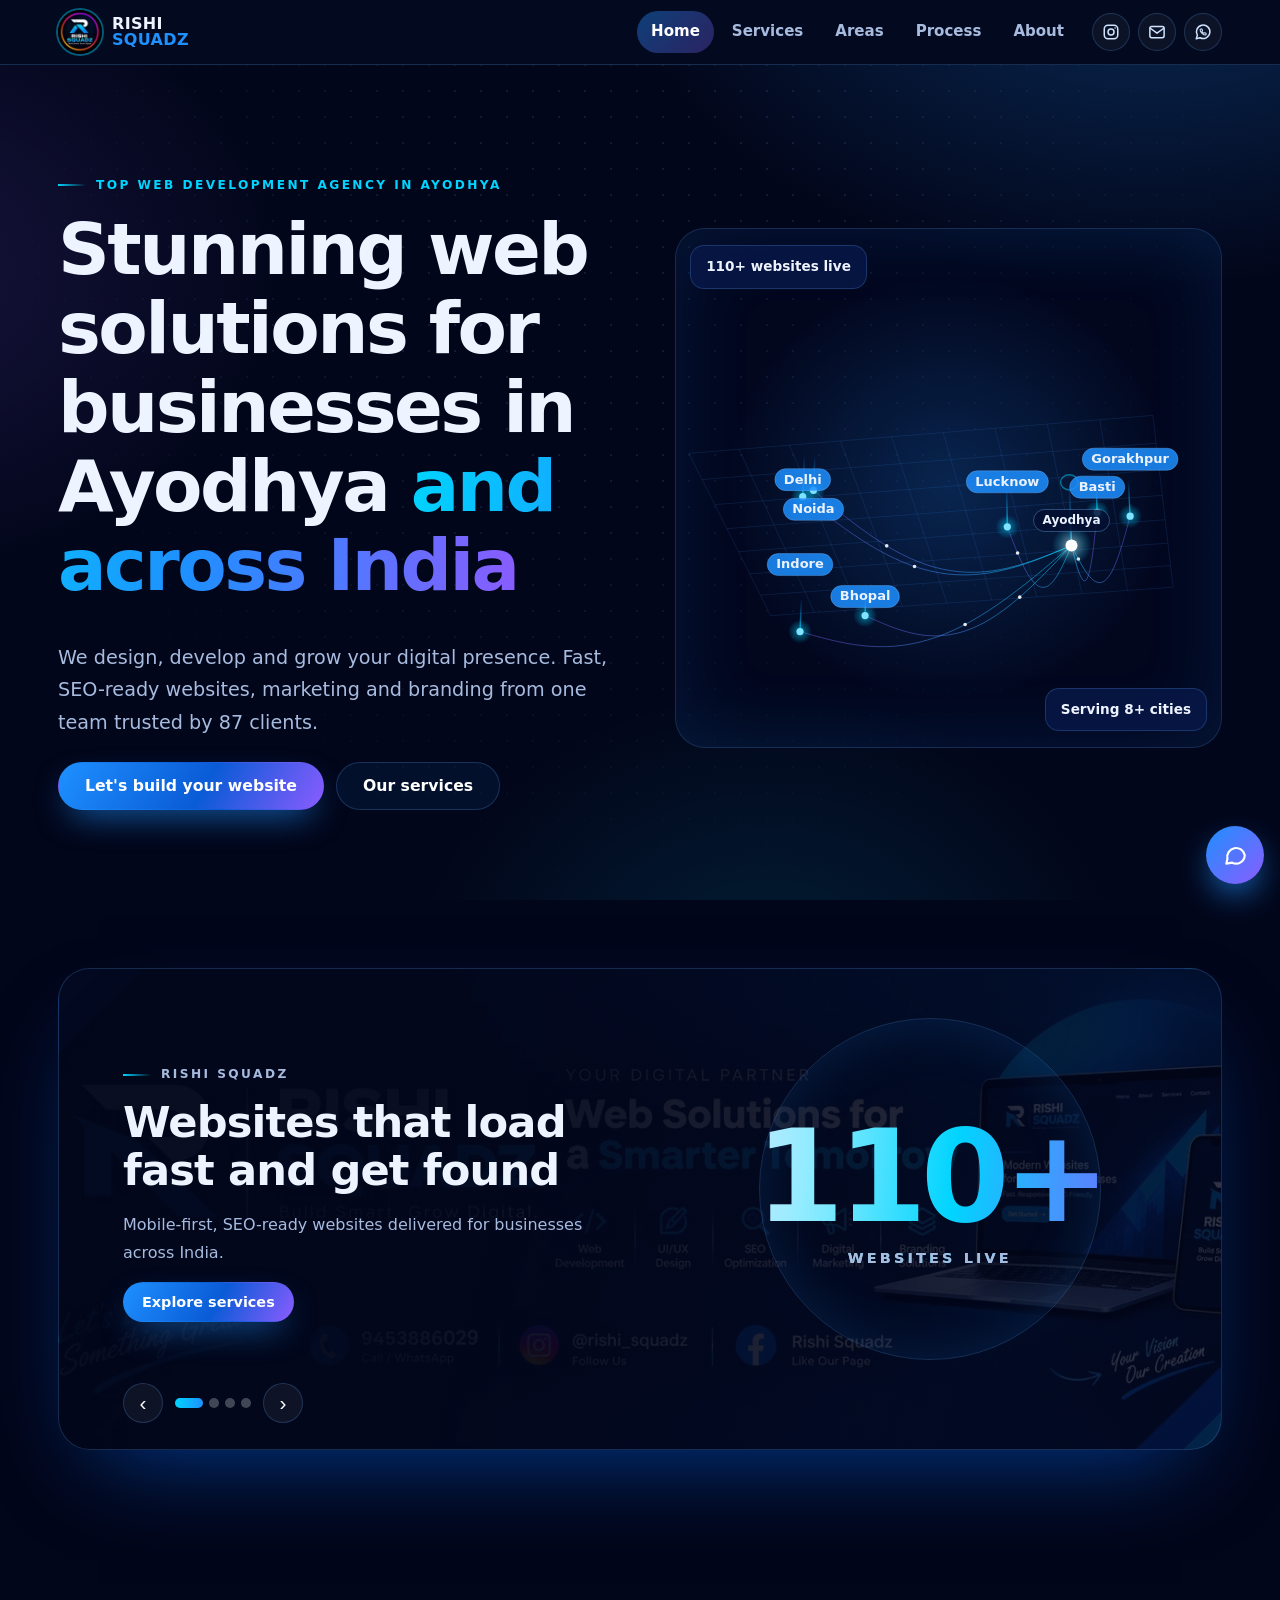
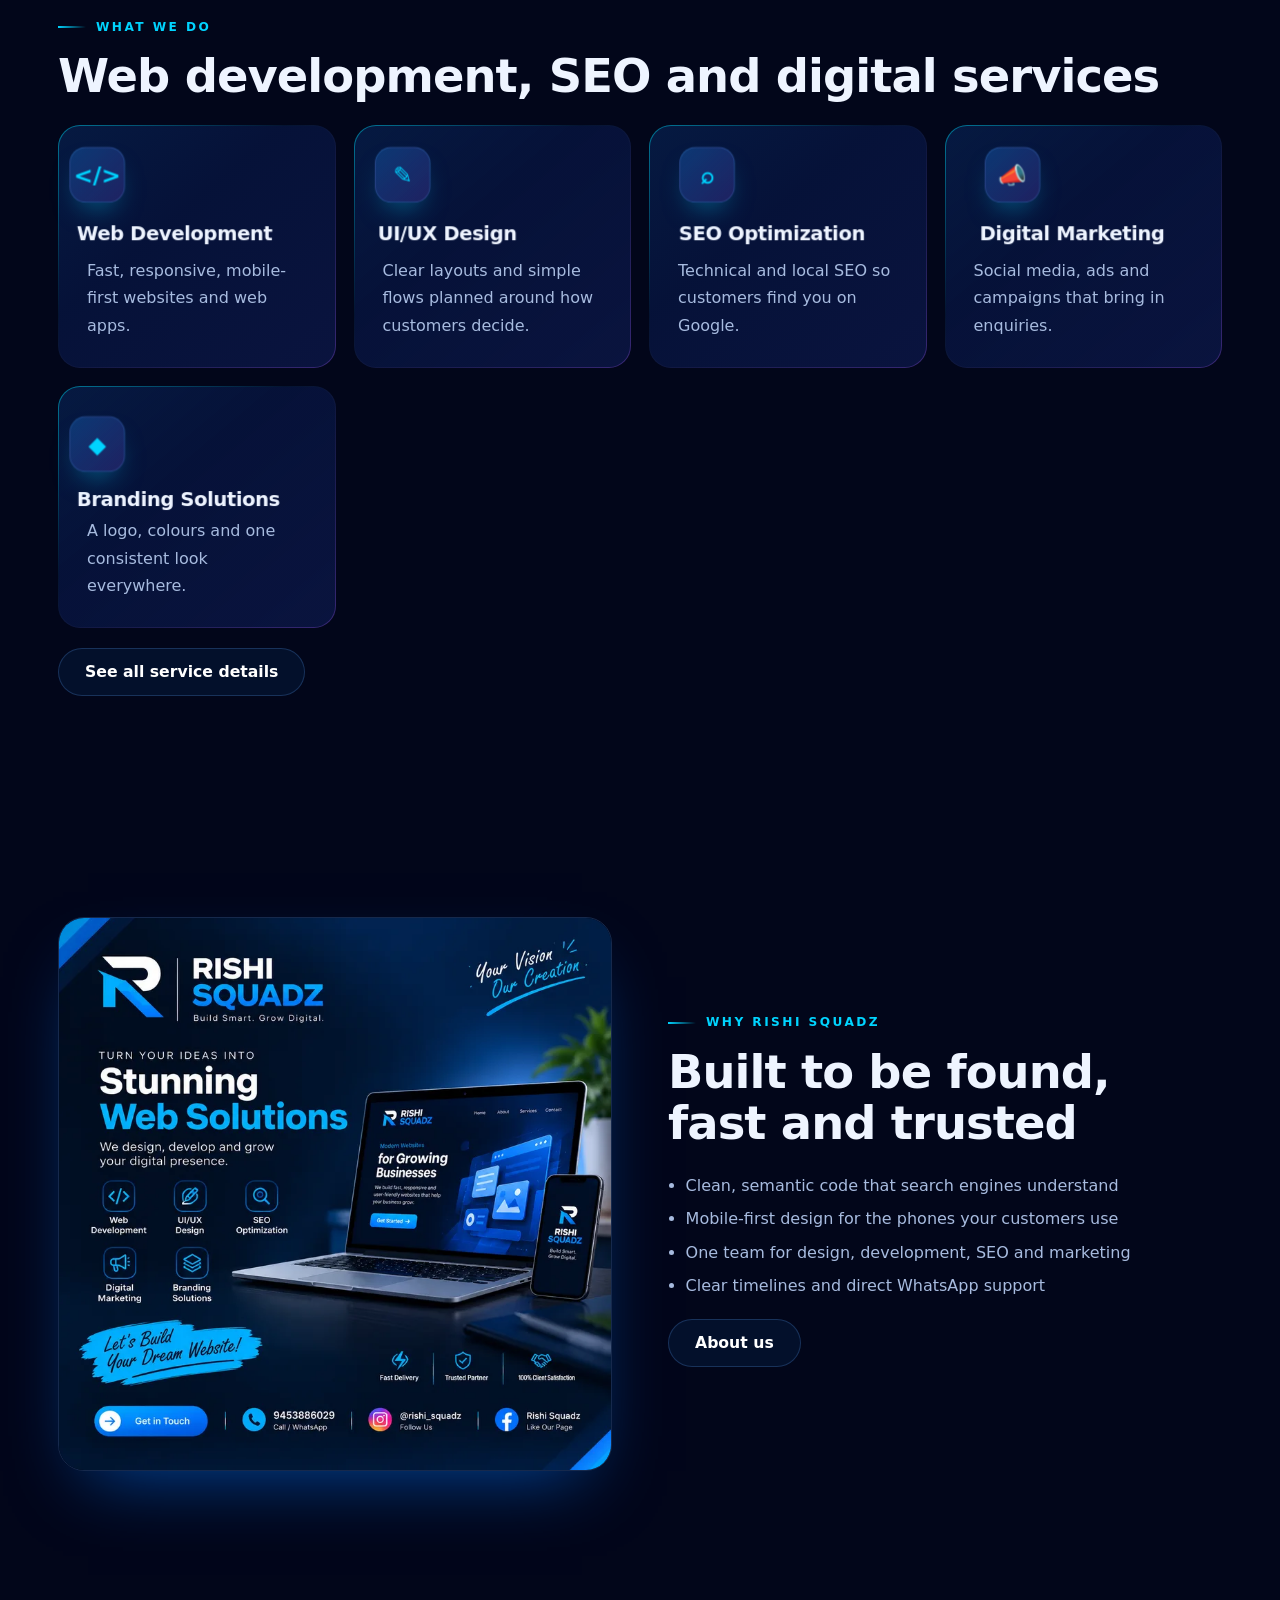
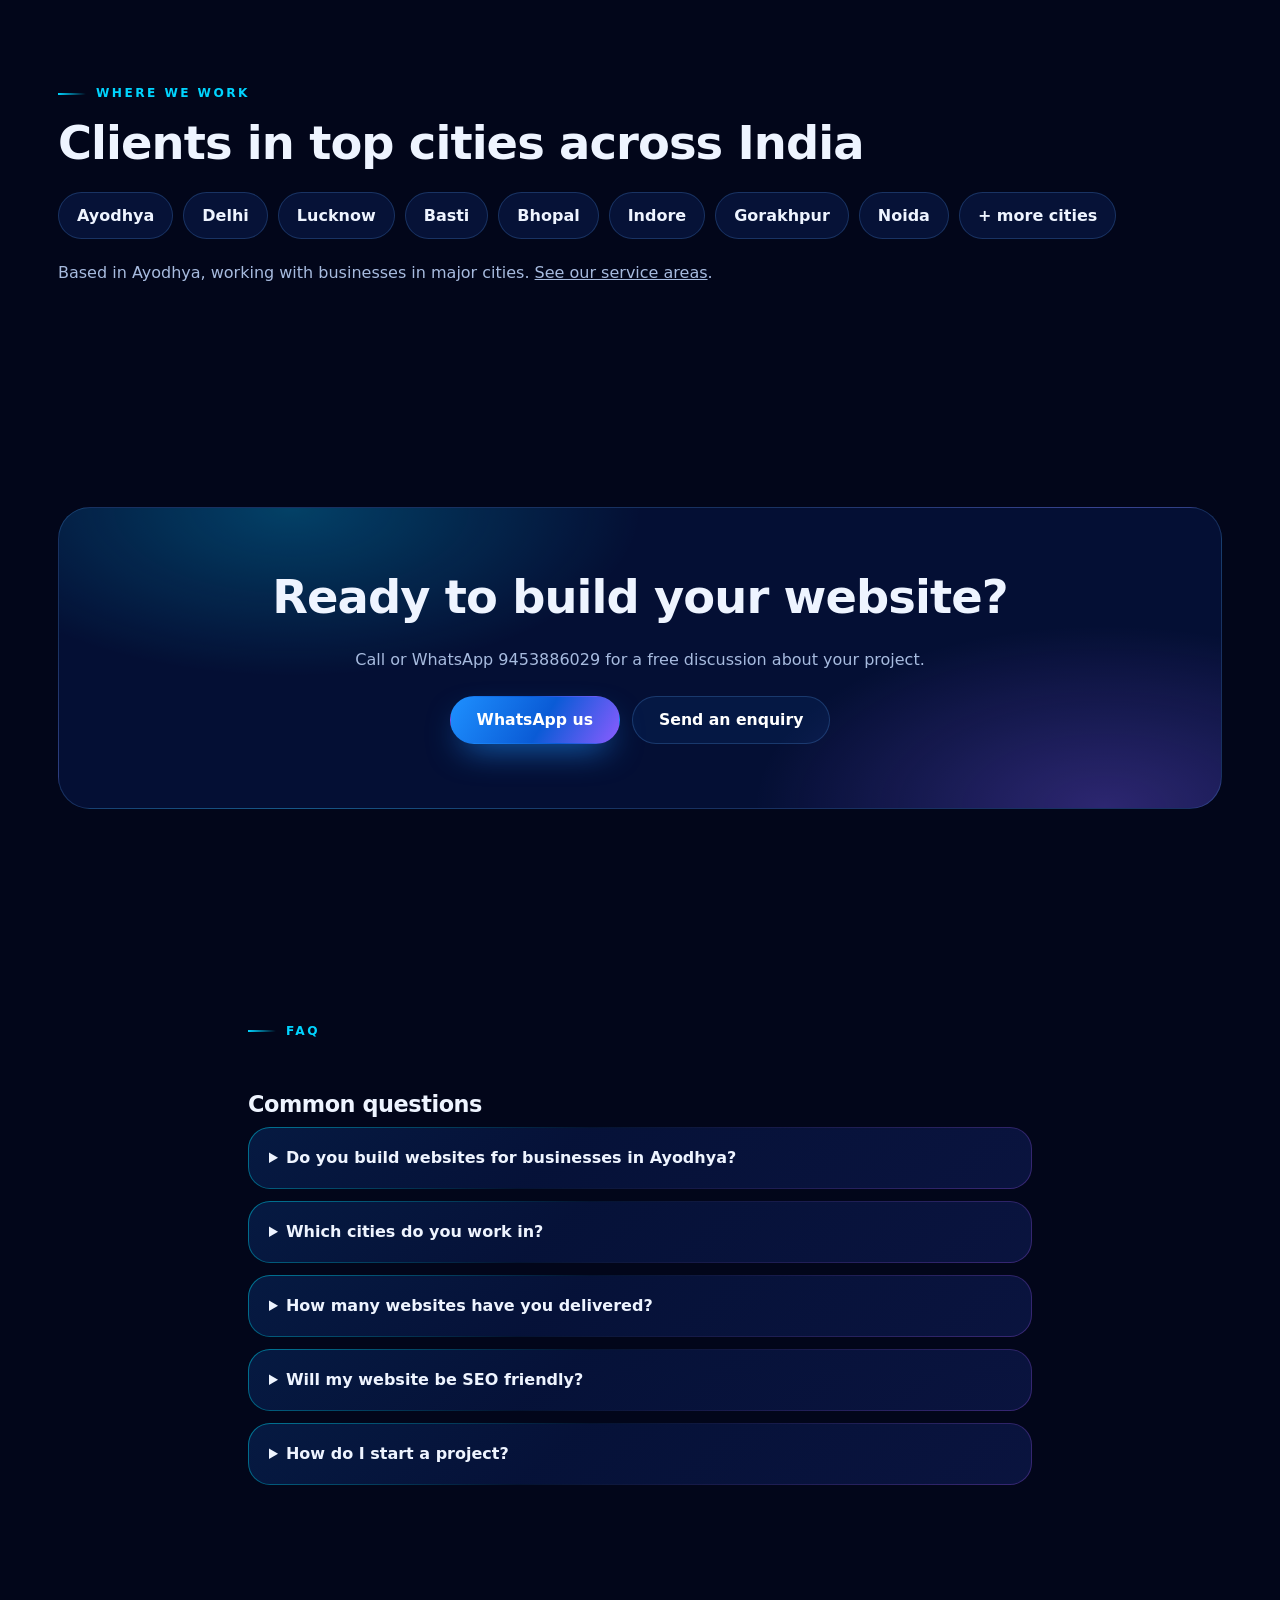
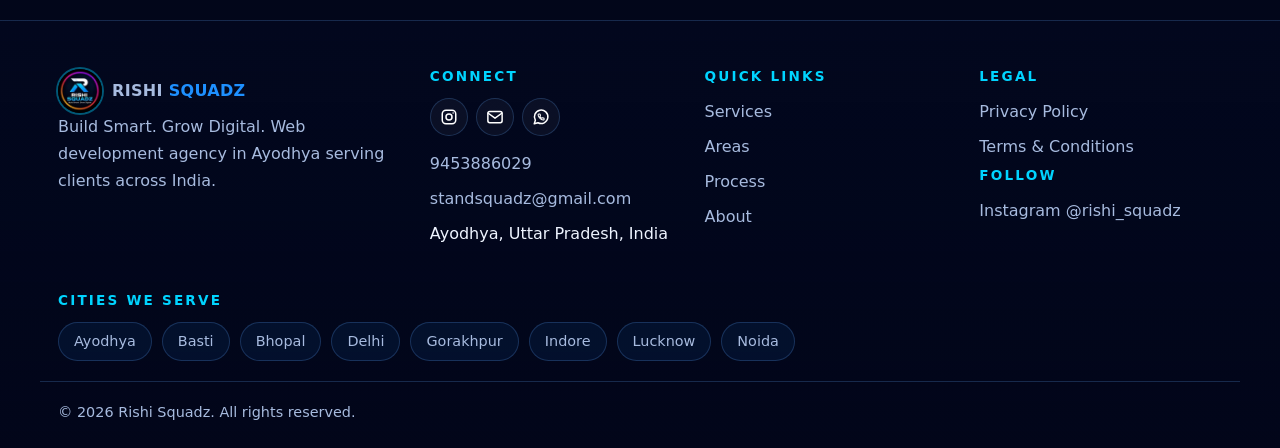
<file: index.html>
<!doctype html><html lang="en-IN"><head><meta charset="utf-8"><meta http-equiv="Content-Security-Policy" content="default-src 'self'; img-src 'self' data:; style-src 'self' 'unsafe-inline'; script-src 'self' 'unsafe-inline'; base-uri 'self'; object-src 'none'; form-action 'self'"><meta name="viewport" content="width=device-width,initial-scale=1">
<title>Web Development Company in Ayodhya, Delhi, Lucknow | Rishi Squadz</title><meta name="description" content="Top web development agency in Ayodhya serving Delhi, Lucknow, Noida, Gorakhpur, Bhopal and Indore. 110+ websites live. SEO, UI/UX, marketing. Call 9453886029."><link rel="canonical" href="https://avil45.github.io/Portfolio/"><link rel="alternate" hreflang="en-IN" href="https://avil45.github.io/Portfolio/"><link rel="alternate" hreflang="x-default" href="https://avil45.github.io/Portfolio/"><meta name="robots" content="index,follow,max-image-preview:large"><meta name="theme-color" content="#030a1f"><meta name="geo.region" content="IN-UP"><meta name="geo.placename" content="Ayodhya">
<meta property="og:type" content="website"><meta property="og:site_name" content="Rishi Squadz"><meta property="og:locale" content="en_IN"><meta property="og:title" content="Web Development Company in Ayodhya, Delhi, Lucknow | Rishi Squadz"><meta property="og:description" content="Top web development agency in Ayodhya serving Delhi, Lucknow, Noida, Gorakhpur, Bhopal and Indore. 110+ websites live. SEO, UI/UX, marketing. Call 9453886029."><meta property="og:url" content="https://avil45.github.io/Portfolio/"><meta property="og:image" content="https://avil45.github.io/Portfolio/img/og-image.jpg"><meta name="twitter:card" content="summary_large_image">
<link rel="icon" href="favicon.ico" sizes="32x32"><link rel="apple-touch-icon" href="img/icon-180.png"><link rel="manifest" href="site.webmanifest"><link rel="stylesheet" href="css/style.css"><script type="application/ld+json">{"@context": "https://schema.org", "@graph": [{"@type": ["ProfessionalService", "LocalBusiness"], "@id": "https://avil45.github.io/Portfolio/#org", "name": "Rishi Squadz", "url": "https://avil45.github.io/Portfolio/", "logo": "https://avil45.github.io/Portfolio/img/icon-512.png", "image": "https://avil45.github.io/Portfolio/img/og-image.jpg", "description": "Web development, UI/UX, SEO, digital marketing and branding agency in Ayodhya serving clients across India.", "telephone": "+91-9453886029", "email": "standsquadz@gmail.com", "slogan": "Build Smart. Grow Digital.", "address": {"@type": "PostalAddress", "addressLocality": "Ayodhya", "addressRegion": "Uttar Pradesh", "addressCountry": "IN"}, "areaServed": [{"@type": "City", "name": "Ayodhya"}, {"@type": "City", "name": "Delhi"}, {"@type": "City", "name": "Lucknow"}, {"@type": "City", "name": "Basti"}, {"@type": "City", "name": "Bhopal"}, {"@type": "City", "name": "Indore"}, {"@type": "City", "name": "Gorakhpur"}, {"@type": "City", "name": "Noida"}], "sameAs": ["https://www.instagram.com/rishi_squadz"], "contactPoint": {"@type": "ContactPoint", "telephone": "+91-9453886029", "contactType": "customer service", "availableLanguage": ["en", "hi"]}, "hasOfferCatalog": {"@type": "OfferCatalog", "name": "Services", "itemListElement": [{"@type": "Offer", "itemOffered": {"@type": "Service", "name": "Web Development"}}, {"@type": "Offer", "itemOffered": {"@type": "Service", "name": "UI/UX Design"}}, {"@type": "Offer", "itemOffered": {"@type": "Service", "name": "SEO Optimization"}}, {"@type": "Offer", "itemOffered": {"@type": "Service", "name": "Digital Marketing"}}, {"@type": "Offer", "itemOffered": {"@type": "Service", "name": "Branding Solutions"}}]}}, {"@type": "WebSite", "@id": "https://avil45.github.io/Portfolio/#site", "url": "https://avil45.github.io/Portfolio/", "name": "Rishi Squadz", "publisher": {"@id": "https://avil45.github.io/Portfolio/#org"}, "inLanguage": "en-IN"}]}</script><script type="application/ld+json">{"@context": "https://schema.org", "@type": "FAQPage", "mainEntity": [{"@type": "Question", "name": "Do you build websites for businesses in Ayodhya?", "acceptedAnswer": {"@type": "Answer", "text": "Yes. Rishi Squadz is based in Ayodhya, Uttar Pradesh, and builds fast, mobile-friendly websites for local businesses, shops, hotels, schools and startups."}}, {"@type": "Question", "name": "Which cities do you work in?", "acceptedAnswer": {"@type": "Answer", "text": "We work with clients in Ayodhya, Delhi, Lucknow, Basti, Bhopal, Indore, Gorakhpur, Noida and other cities across India. Meetings can happen by phone, video call or WhatsApp."}}, {"@type": "Question", "name": "How many websites have you delivered?", "acceptedAnswer": {"@type": "Answer", "text": "We have served 87 clients and have 110 websites live."}}, {"@type": "Question", "name": "Will my website be SEO friendly?", "acceptedAnswer": {"@type": "Answer", "text": "Every site ships with clean semantic HTML, canonical tags, meta data, schema markup, a sitemap and fast loading. These are the foundations Google looks for."}}, {"@type": "Question", "name": "How do I start a project?", "acceptedAnswer": {"@type": "Answer", "text": "Call or WhatsApp 9453886029, email standsquadz@gmail.com, or use the form on the contact page."}}]}</script></head><body><a class="skip" href="#main">Skip to content</a>
<header><div class="bar"><a class="brand" href="index.html" aria-label="Rishi Squadz home"><img src="img/logo.webp" width="44" height="44" alt="Rishi Squadz logo"><span>RISHI<br><b>SQUADZ</b></span></a><button id="mb" aria-expanded="false" aria-controls="nav">Menu</button>
<nav id="nav" aria-label="Main"><ul><li><a href="index.html" aria-current="page">Home</a></li><li><a href="services.html">Services</a></li><li><a href="areas.html">Areas</a></li><li><a href="process.html">Process</a></li><li><a href="about.html">About</a></li></ul></nav><div class="soc" role="group" aria-label="Instagram, Gmail and WhatsApp"><a class="ig" href="https://www.instagram.com/rishi_squadz" target="_blank" rel="noopener me" aria-label="Instagram @rishi_squadz" title="Instagram"><svg viewBox="0 0 24 24" fill="none" stroke="currentColor" stroke-width="2" stroke-linecap="round" stroke-linejoin="round" aria-hidden="true"><rect x="3" y="3" width="18" height="18" rx="5"/><circle cx="12" cy="12" r="4"/><circle cx="17.5" cy="6.5" r="1" fill="currentColor" stroke="none"/></svg></a><a class="gm" href="mailto:standsquadz@gmail.com" aria-label="Email standsquadz@gmail.com" title="Gmail"><svg viewBox="0 0 24 24" fill="none" stroke="currentColor" stroke-width="2" stroke-linecap="round" stroke-linejoin="round" aria-hidden="true"><rect x="2.5" y="4.5" width="19" height="15" rx="2.5"/><path d="M3 7l9 6.5L21 7"/></svg></a><a class="wa" href="https://wa.me/919453886029" target="_blank" rel="noopener" aria-label="WhatsApp 9453886029" title="WhatsApp"><svg viewBox="0 0 24 24" fill="none" stroke="currentColor" stroke-width="2" stroke-linecap="round" stroke-linejoin="round" aria-hidden="true"><path d="M3 21l1.5-4.6A9 9 0 1 1 8 19.7z"/><path stroke-width="3.6" transform="translate(7.3 7.3) scale(.4)" d="M22 16.92v3a2 2 0 0 1-2.18 2 19.79 19.79 0 0 1-8.63-3.07 19.5 19.5 0 0 1-6-6 19.79 19.79 0 0 1-3.07-8.67A2 2 0 0 1 4.11 2h3a2 2 0 0 1 2 1.72c.127.96.361 1.903.7 2.81a2 2 0 0 1-.45 2.11L8.09 9.91a16 16 0 0 0 6 6l1.27-1.27a2 2 0 0 1 2.11-.45c.907.339 1.85.573 2.81.7A2 2 0 0 1 22 16.92z"/></svg></a></div></div></header><main id="main"><section><div class="w hero"><div><p class="eb">Top web development agency in Ayodhya</p><h1>Stunning web solutions for businesses in Ayodhya <span class="grad">and across India</span></h1><p class="m">We design, develop and grow your digital presence. Fast, SEO-ready websites, marketing and branding from one team trusted by 87 clients.</p><div class="row"><a class="btn" href="contact.html">Let's build your website</a><a class="btn g" href="services.html">Our services</a></div></div>
<div class="net"><canvas id="net" role="img" aria-label="3D network map of cities served from Ayodhya: Delhi, Noida, Lucknow, Basti, Gorakhpur, Bhopal and Indore"></canvas><div class="chip a">110+ websites live</div><div class="chip b">Serving 8+ cities</div></div></div></section>
<section class="sl"><div class="w"><div class="sl-in" role="region" aria-roledescription="carousel" aria-label="Rishi Squadz highlights"><div class="sl-track" aria-live="off"><article class="sl-s" role="group" aria-roledescription="slide" aria-label="1 of 4"><div class="sl-t"><p class="eb">Rishi Squadz</p><h2>Websites that load fast and get found</h2><p>Mobile-first, SEO-ready websites delivered for businesses across India.</p><a class="btn s" href="services.html">Explore services</a></div><div class="sl-n" aria-hidden="true">110+<small>Websites live</small></div></article><article class="sl-s" role="group" aria-roledescription="slide" aria-label="2 of 4"><div class="sl-t"><p class="eb">Rishi Squadz</p><h2>Trusted from local shops to growing companies</h2><p>Design, development and growth handled by one team, from Ayodhya to Delhi and Noida.</p><a class="btn s" href="about.html">About Rishi Squadz</a></div><div class="sl-n" aria-hidden="true">87<small>Clients served</small></div></article><article class="sl-s" role="group" aria-roledescription="slide" aria-label="3 of 4"><div class="sl-t"><p class="eb">Rishi Squadz</p><h2>Based in Ayodhya, working across India</h2><p>Ayodhya, Delhi, Lucknow, Basti, Bhopal, Indore, Gorakhpur, Noida and more, by phone, video call and WhatsApp.</p><a class="btn s" href="areas.html">See service areas</a></div><div class="sl-n" aria-hidden="true">8+<small>Cities</small></div></article><article class="sl-s" role="group" aria-roledescription="slide" aria-label="4 of 4"><div class="sl-t"><p class="eb">Rishi Squadz</p><h2>Design, build, rank and grow with one team</h2><p>Web development, UI/UX design, SEO, digital marketing and branding.</p><a class="btn s" href="process.html">How we work</a></div><div class="sl-n" aria-hidden="true">5<small>Core services</small></div></article></div><div class="sl-ctl"><button class="pn prev" type="button" aria-label="Previous slide">&#8249;</button><div class="dots"></div><button class="pn next" type="button" aria-label="Next slide">&#8250;</button></div></div></div></section>
<section><div class="w"><p class="eb">What we do</p><h2>Web development, SEO and digital services</h2><div class="grid"><article class="card"><div class="ic" aria-hidden="true">&lt;/&gt;</div><h3>Web Development</h3><p>Fast, responsive, mobile-first websites and web apps.</p></article><article class="card"><div class="ic" aria-hidden="true">✎</div><h3>UI/UX Design</h3><p>Clear layouts and simple flows planned around how customers decide.</p></article><article class="card"><div class="ic" aria-hidden="true">⌕</div><h3>SEO Optimization</h3><p>Technical and local SEO so customers find you on Google.</p></article><article class="card"><div class="ic" aria-hidden="true">📣</div><h3>Digital Marketing</h3><p>Social media, ads and campaigns that bring in enquiries.</p></article><article class="card"><div class="ic" aria-hidden="true">◆</div><h3>Branding Solutions</h3><p>A logo, colours and one consistent look everywhere.</p></article></div><p class="sp"><a class="btn g" href="services.html">See all service details</a></p></div></section>
<section><div class="w two"><img src="img/poster.webp" width="800" height="800" loading="lazy" alt="Rishi Squadz web solutions poster showing a website on laptop and phone"><div><p class="eb">Why Rishi Squadz</p><h2>Built to be found, fast and trusted</h2><ul class="ls"><li>Clean, semantic code that search engines understand</li><li>Mobile-first design for the phones your customers use</li><li>One team for design, development, SEO and marketing</li><li>Clear timelines and direct WhatsApp support</li></ul><p class="sp"><a class="btn g" href="about.html">About us</a></p></div></div></section>
<section><div class="w"><p class="eb">Where we work</p><h2>Clients in top cities across India</h2><ul class="tags"><li><a href="areas.html#ayodhya">Ayodhya</a></li><li><a href="areas.html#delhi">Delhi</a></li><li><a href="areas.html#lucknow">Lucknow</a></li><li><a href="areas.html#basti">Basti</a></li><li><a href="areas.html#bhopal">Bhopal</a></li><li><a href="areas.html#indore">Indore</a></li><li><a href="areas.html#gorakhpur">Gorakhpur</a></li><li><a href="areas.html#noida">Noida</a></li><li>+ more cities</li></ul><p class="m sp">Based in Ayodhya, working with businesses in major cities. <a href="areas.html">See our service areas</a>.</p></div></section><section><div class="w"><div class="cta"><h2>Ready to build your website?</h2><p class="m">Call or WhatsApp 9453886029 for a free discussion about your project.</p><div class="row" style="justify-content:center"><a class="btn" href="https://wa.me/919453886029" target="_blank" rel="noopener">WhatsApp us</a><a class="btn g" href="contact.html">Send an enquiry</a></div></div></div></section>
<section id="faq"><div class="w legal"><p class="eb">FAQ</p><h2>Common questions</h2><details><summary>Do you build websites for businesses in Ayodhya?</summary><p>Yes. Rishi Squadz is based in Ayodhya, Uttar Pradesh, and builds fast, mobile-friendly websites for local businesses, shops, hotels, schools and startups.</p></details><details><summary>Which cities do you work in?</summary><p>We work with clients in Ayodhya, Delhi, Lucknow, Basti, Bhopal, Indore, Gorakhpur, Noida and other cities across India. Meetings can happen by phone, video call or WhatsApp.</p></details><details><summary>How many websites have you delivered?</summary><p>We have served 87 clients and have 110 websites live.</p></details><details><summary>Will my website be SEO friendly?</summary><p>Every site ships with clean semantic HTML, canonical tags, meta data, schema markup, a sitemap and fast loading. These are the foundations Google looks for.</p></details><details><summary>How do I start a project?</summary><p>Call or WhatsApp 9453886029, email standsquadz@gmail.com, or use the form on the contact page.</p></details></div></section></main><footer><div class="w fg"><div><a class="brand" href="index.html"><img src="img/logo.webp" width="44" height="44" alt="" loading="lazy"><span>RISHI <b>SQUADZ</b></span></a><p class="m">Build Smart. Grow Digital. Web development agency in Ayodhya serving clients across India.</p></div>
<div><h2>Connect</h2><div class="soc" role="group" aria-label="Instagram, Gmail and WhatsApp"><a class="ig" href="https://www.instagram.com/rishi_squadz" target="_blank" rel="noopener me" aria-label="Instagram @rishi_squadz" title="Instagram"><svg viewBox="0 0 24 24" fill="none" stroke="currentColor" stroke-width="2" stroke-linecap="round" stroke-linejoin="round" aria-hidden="true"><rect x="3" y="3" width="18" height="18" rx="5"/><circle cx="12" cy="12" r="4"/><circle cx="17.5" cy="6.5" r="1" fill="currentColor" stroke="none"/></svg></a><a class="gm" href="mailto:standsquadz@gmail.com" aria-label="Email standsquadz@gmail.com" title="Gmail"><svg viewBox="0 0 24 24" fill="none" stroke="currentColor" stroke-width="2" stroke-linecap="round" stroke-linejoin="round" aria-hidden="true"><rect x="2.5" y="4.5" width="19" height="15" rx="2.5"/><path d="M3 7l9 6.5L21 7"/></svg></a><a class="wa" href="https://wa.me/919453886029" target="_blank" rel="noopener" aria-label="WhatsApp 9453886029" title="WhatsApp"><svg viewBox="0 0 24 24" fill="none" stroke="currentColor" stroke-width="2" stroke-linecap="round" stroke-linejoin="round" aria-hidden="true"><path d="M3 21l1.5-4.6A9 9 0 1 1 8 19.7z"/><path stroke-width="3.6" transform="translate(7.3 7.3) scale(.4)" d="M22 16.92v3a2 2 0 0 1-2.18 2 19.79 19.79 0 0 1-8.63-3.07 19.5 19.5 0 0 1-6-6 19.79 19.79 0 0 1-3.07-8.67A2 2 0 0 1 4.11 2h3a2 2 0 0 1 2 1.72c.127.96.361 1.903.7 2.81a2 2 0 0 1-.45 2.11L8.09 9.91a16 16 0 0 0 6 6l1.27-1.27a2 2 0 0 1 2.11-.45c.907.339 1.85.573 2.81.7A2 2 0 0 1 22 16.92z"/></svg></a></div><ul><li><a href="tel:+919453886029">9453886029</a></li><li><a href="mailto:standsquadz@gmail.com">standsquadz@gmail.com</a></li><li>Ayodhya, Uttar Pradesh, India</li></ul></div>
<div><h2>Quick links</h2><ul><li><a href="services.html">Services</a></li><li><a href="areas.html">Areas</a></li><li><a href="process.html">Process</a></li><li><a href="about.html">About</a></li></ul></div>
<div><h2>Legal</h2><ul><li><a href="privacy-policy.html">Privacy Policy</a></li><li><a href="terms.html">Terms &amp; Conditions</a></li></ul><h2>Follow</h2><ul><li><a href="https://www.instagram.com/rishi_squadz" target="_blank" rel="noopener me">Instagram @rishi_squadz</a></li></ul></div></div>
<div class="w ct"><h2>Cities we serve</h2><ul><li><a href="areas.html#ayodhya">Ayodhya</a></li><li><a href="areas.html#basti">Basti</a></li><li><a href="areas.html#bhopal">Bhopal</a></li><li><a href="areas.html#delhi">Delhi</a></li><li><a href="areas.html#gorakhpur">Gorakhpur</a></li><li><a href="areas.html#indore">Indore</a></li><li><a href="areas.html#lucknow">Lucknow</a></li><li><a href="areas.html#noida">Noida</a></li></ul></div><div class="w cp">&copy; <span class="yr">2026</span> Rishi Squadz. All rights reserved.</div></footer><script src="js/main.js" defer></script><script src="js/network.js" defer></script><script src="js/smart.js" defer></script></body></html>
</file>
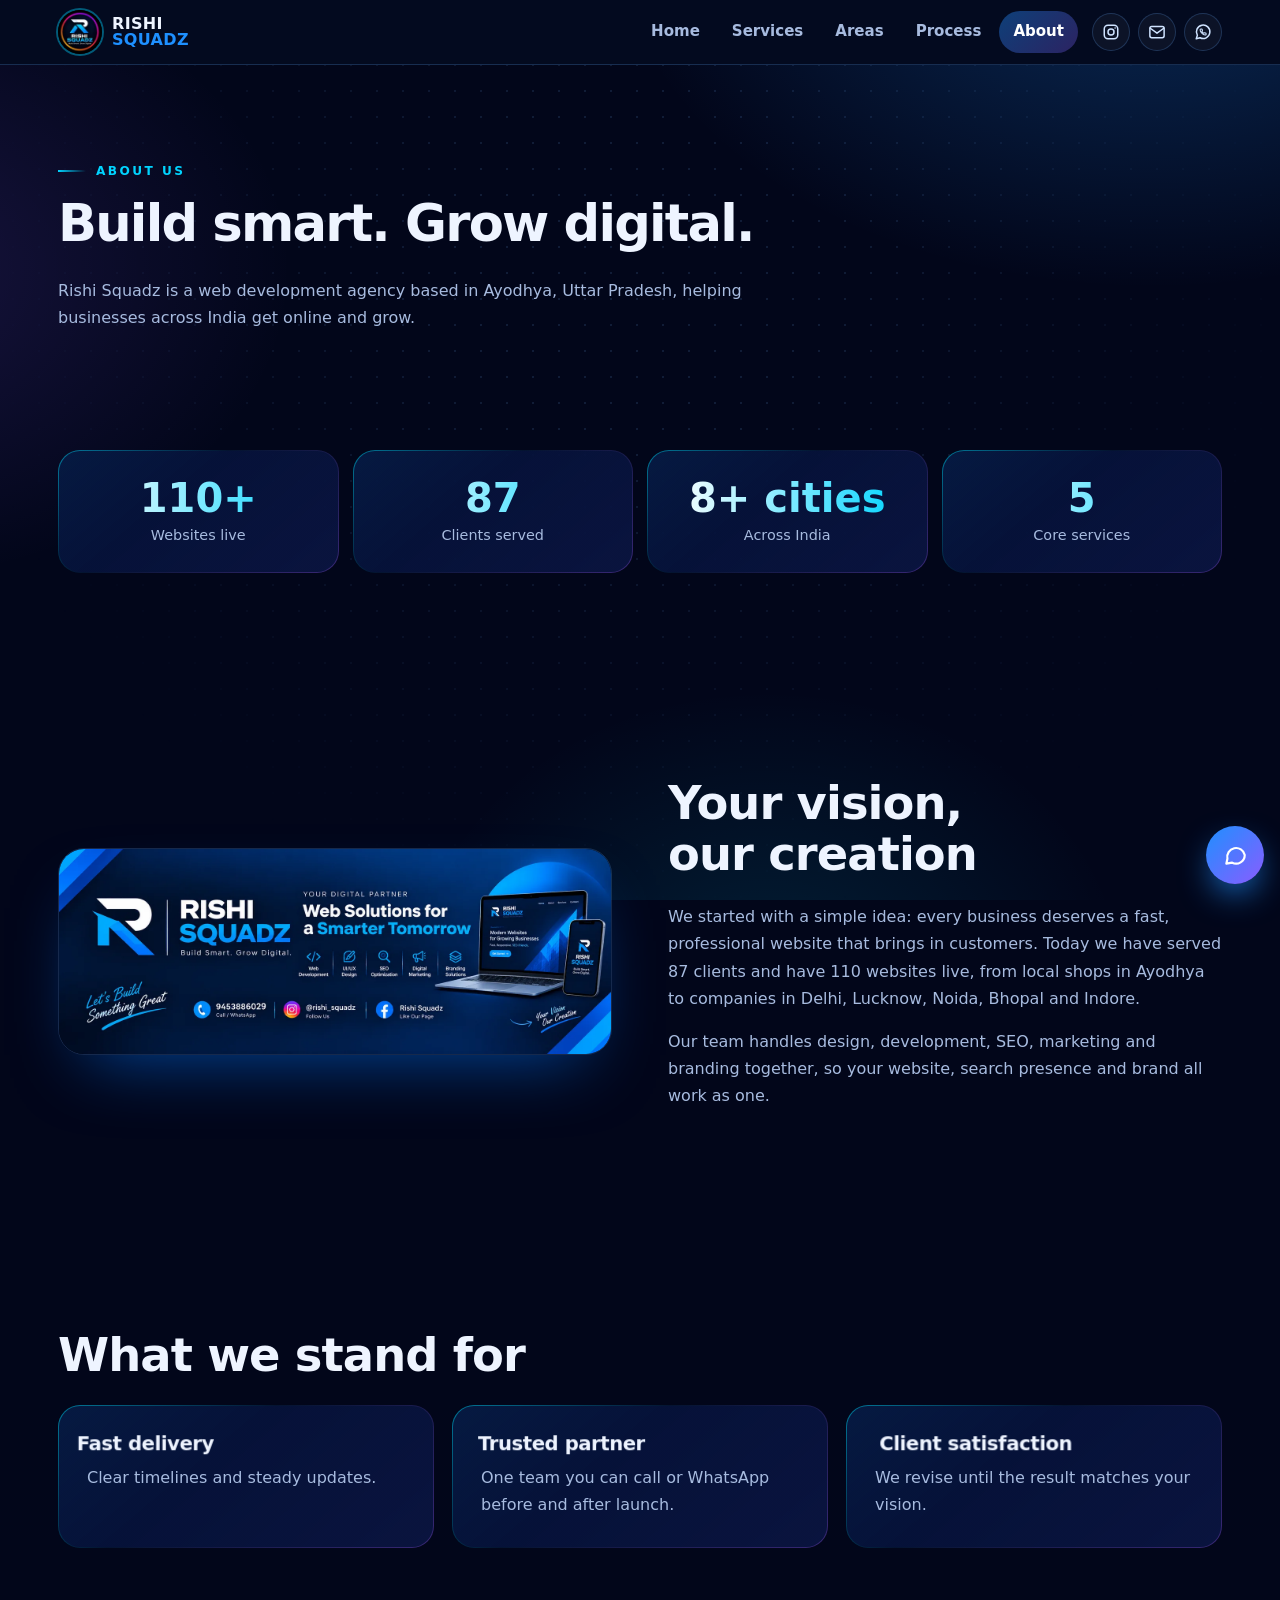
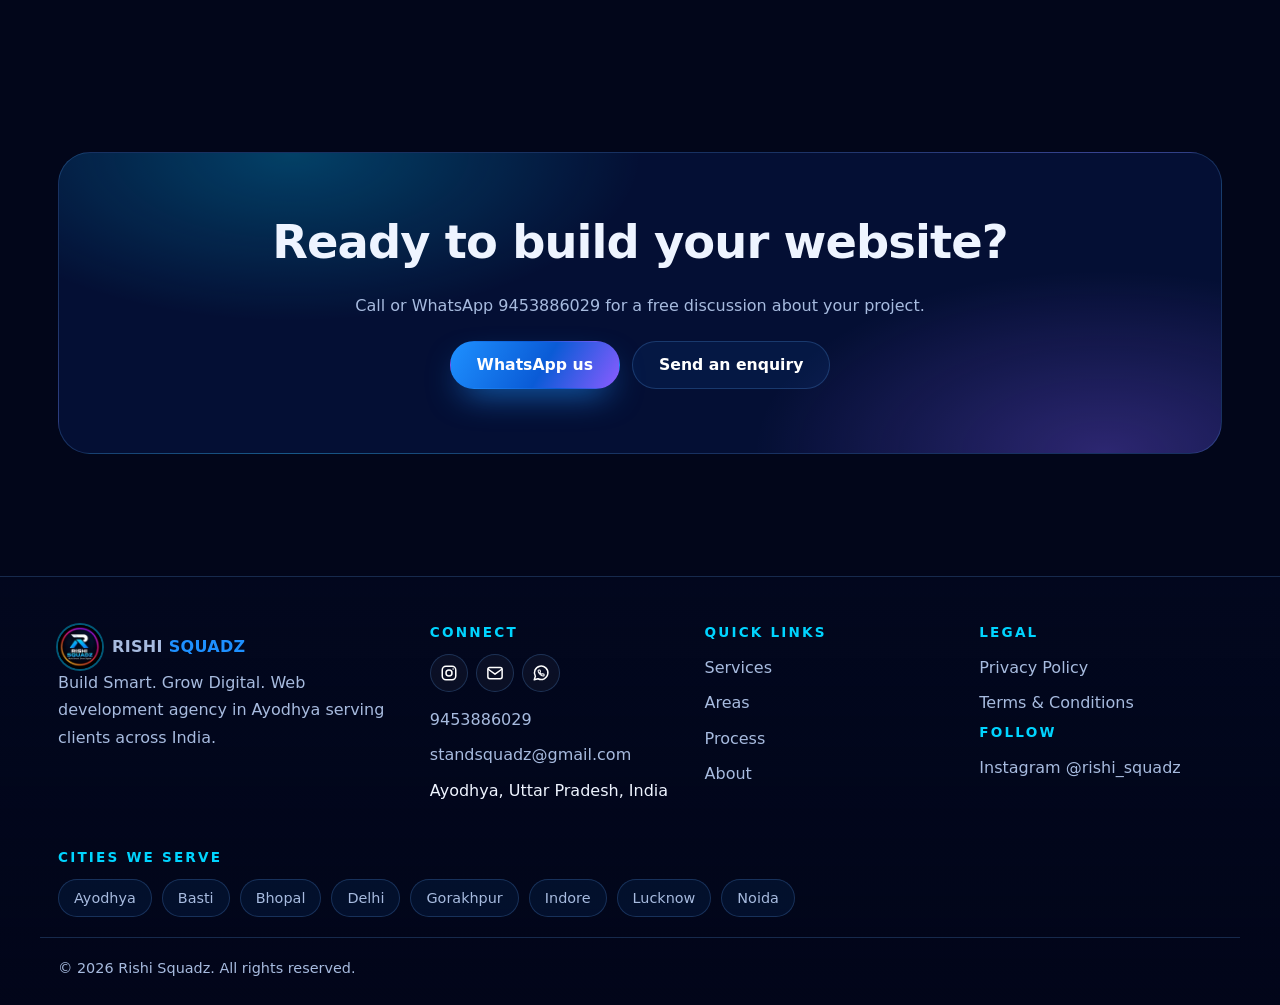
<file: about.html>
<!doctype html><html lang="en-IN"><head><meta charset="utf-8"><meta http-equiv="Content-Security-Policy" content="default-src 'self'; img-src 'self' data:; style-src 'self' 'unsafe-inline'; script-src 'self' 'unsafe-inline'; base-uri 'self'; object-src 'none'; form-action 'self'"><meta name="viewport" content="width=device-width,initial-scale=1">
<title>About Rishi Squadz | Web Development Agency in Ayodhya</title><meta name="description" content="Rishi Squadz is a web development agency in Ayodhya with 87 clients and 110 websites live across India. Build Smart. Grow Digital."><link rel="canonical" href="https://avil45.github.io/Portfolio/about.html"><link rel="alternate" hreflang="en-IN" href="https://avil45.github.io/Portfolio/about.html"><link rel="alternate" hreflang="x-default" href="https://avil45.github.io/Portfolio/about.html"><meta name="robots" content="index,follow,max-image-preview:large"><meta name="theme-color" content="#030a1f"><meta name="geo.region" content="IN-UP"><meta name="geo.placename" content="Ayodhya">
<meta property="og:type" content="website"><meta property="og:site_name" content="Rishi Squadz"><meta property="og:locale" content="en_IN"><meta property="og:title" content="About Rishi Squadz | Web Development Agency in Ayodhya"><meta property="og:description" content="Rishi Squadz is a web development agency in Ayodhya with 87 clients and 110 websites live across India. Build Smart. Grow Digital."><meta property="og:url" content="https://avil45.github.io/Portfolio/about.html"><meta property="og:image" content="https://avil45.github.io/Portfolio/img/og-image.jpg"><meta name="twitter:card" content="summary_large_image">
<link rel="icon" href="favicon.ico" sizes="32x32"><link rel="apple-touch-icon" href="img/icon-180.png"><link rel="manifest" href="site.webmanifest"><link rel="stylesheet" href="css/style.css"><script type="application/ld+json">{"@context": "https://schema.org", "@type": "BreadcrumbList", "itemListElement": [{"@type": "ListItem", "position": 1, "name": "Home", "item": "https://avil45.github.io/Portfolio/"}, {"@type": "ListItem", "position": 2, "name": "About Rishi Squadz", "item": "https://avil45.github.io/Portfolio/about.html"}]}</script></head><body><a class="skip" href="#main">Skip to content</a>
<header><div class="bar"><a class="brand" href="index.html" aria-label="Rishi Squadz home"><img src="img/logo.webp" width="44" height="44" alt="Rishi Squadz logo"><span>RISHI<br><b>SQUADZ</b></span></a><button id="mb" aria-expanded="false" aria-controls="nav">Menu</button>
<nav id="nav" aria-label="Main"><ul><li><a href="index.html">Home</a></li><li><a href="services.html">Services</a></li><li><a href="areas.html">Areas</a></li><li><a href="process.html">Process</a></li><li><a href="about.html" aria-current="page">About</a></li></ul></nav><div class="soc" role="group" aria-label="Instagram, Gmail and WhatsApp"><a class="ig" href="https://www.instagram.com/rishi_squadz" target="_blank" rel="noopener me" aria-label="Instagram @rishi_squadz" title="Instagram"><svg viewBox="0 0 24 24" fill="none" stroke="currentColor" stroke-width="2" stroke-linecap="round" stroke-linejoin="round" aria-hidden="true"><rect x="3" y="3" width="18" height="18" rx="5"/><circle cx="12" cy="12" r="4"/><circle cx="17.5" cy="6.5" r="1" fill="currentColor" stroke="none"/></svg></a><a class="gm" href="mailto:standsquadz@gmail.com" aria-label="Email standsquadz@gmail.com" title="Gmail"><svg viewBox="0 0 24 24" fill="none" stroke="currentColor" stroke-width="2" stroke-linecap="round" stroke-linejoin="round" aria-hidden="true"><rect x="2.5" y="4.5" width="19" height="15" rx="2.5"/><path d="M3 7l9 6.5L21 7"/></svg></a><a class="wa" href="https://wa.me/919453886029" target="_blank" rel="noopener" aria-label="WhatsApp 9453886029" title="WhatsApp"><svg viewBox="0 0 24 24" fill="none" stroke="currentColor" stroke-width="2" stroke-linecap="round" stroke-linejoin="round" aria-hidden="true"><path d="M3 21l1.5-4.6A9 9 0 1 1 8 19.7z"/><path stroke-width="3.6" transform="translate(7.3 7.3) scale(.4)" d="M22 16.92v3a2 2 0 0 1-2.18 2 19.79 19.79 0 0 1-8.63-3.07 19.5 19.5 0 0 1-6-6 19.79 19.79 0 0 1-3.07-8.67A2 2 0 0 1 4.11 2h3a2 2 0 0 1 2 1.72c.127.96.361 1.903.7 2.81a2 2 0 0 1-.45 2.11L8.09 9.91a16 16 0 0 0 6 6l1.27-1.27a2 2 0 0 1 2.11-.45c.907.339 1.85.573 2.81.7A2 2 0 0 1 22 16.92z"/></svg></a></div></div></header><main id="main"><section class="ph"><div class="w"><p class="eb">About us</p><h1 style="font-size:clamp(2rem,4.6vw,3.2rem)">Build smart. Grow digital.</h1><p class="m" style="max-width:44em">Rishi Squadz is a web development agency based in Ayodhya, Uttar Pradesh, helping businesses across India get online and grow.</p></div></section><section><div class="w"><div class="stats"><div class="stat"><b>110+</b><span>Websites live</span></div><div class="stat"><b>87</b><span>Clients served</span></div><div class="stat"><b>8+ cities</b><span>Across India</span></div><div class="stat"><b>5</b><span>Core services</span></div></div></div></section><section><div class="w two"><img src="img/banner.webp" width="1400" height="521" loading="lazy" alt="Rishi Squadz digital solutions banner"><div><h2>Your vision, our creation</h2><p class="m">We started with a simple idea: every business deserves a fast, professional website that brings in customers. Today we have served 87 clients and have 110 websites live, from local shops in Ayodhya to companies in Delhi, Lucknow, Noida, Bhopal and Indore.</p><p class="m">Our team handles design, development, SEO, marketing and branding together, so your website, search presence and brand all work as one.</p></div></div></section><section><div class="w"><h2>What we stand for</h2><div class="grid"><article class="card"><h3>Fast delivery</h3><p>Clear timelines and steady updates.</p></article><article class="card"><h3>Trusted partner</h3><p>One team you can call or WhatsApp before and after launch.</p></article><article class="card"><h3>Client satisfaction</h3><p>We revise until the result matches your vision.</p></article></div></div></section><section><div class="w"><div class="cta"><h2>Ready to build your website?</h2><p class="m">Call or WhatsApp 9453886029 for a free discussion about your project.</p><div class="row" style="justify-content:center"><a class="btn" href="https://wa.me/919453886029" target="_blank" rel="noopener">WhatsApp us</a><a class="btn g" href="contact.html">Send an enquiry</a></div></div></div></section></main><footer><div class="w fg"><div><a class="brand" href="index.html"><img src="img/logo.webp" width="44" height="44" alt="" loading="lazy"><span>RISHI <b>SQUADZ</b></span></a><p class="m">Build Smart. Grow Digital. Web development agency in Ayodhya serving clients across India.</p></div>
<div><h2>Connect</h2><div class="soc" role="group" aria-label="Instagram, Gmail and WhatsApp"><a class="ig" href="https://www.instagram.com/rishi_squadz" target="_blank" rel="noopener me" aria-label="Instagram @rishi_squadz" title="Instagram"><svg viewBox="0 0 24 24" fill="none" stroke="currentColor" stroke-width="2" stroke-linecap="round" stroke-linejoin="round" aria-hidden="true"><rect x="3" y="3" width="18" height="18" rx="5"/><circle cx="12" cy="12" r="4"/><circle cx="17.5" cy="6.5" r="1" fill="currentColor" stroke="none"/></svg></a><a class="gm" href="mailto:standsquadz@gmail.com" aria-label="Email standsquadz@gmail.com" title="Gmail"><svg viewBox="0 0 24 24" fill="none" stroke="currentColor" stroke-width="2" stroke-linecap="round" stroke-linejoin="round" aria-hidden="true"><rect x="2.5" y="4.5" width="19" height="15" rx="2.5"/><path d="M3 7l9 6.5L21 7"/></svg></a><a class="wa" href="https://wa.me/919453886029" target="_blank" rel="noopener" aria-label="WhatsApp 9453886029" title="WhatsApp"><svg viewBox="0 0 24 24" fill="none" stroke="currentColor" stroke-width="2" stroke-linecap="round" stroke-linejoin="round" aria-hidden="true"><path d="M3 21l1.5-4.6A9 9 0 1 1 8 19.7z"/><path stroke-width="3.6" transform="translate(7.3 7.3) scale(.4)" d="M22 16.92v3a2 2 0 0 1-2.18 2 19.79 19.79 0 0 1-8.63-3.07 19.5 19.5 0 0 1-6-6 19.79 19.79 0 0 1-3.07-8.67A2 2 0 0 1 4.11 2h3a2 2 0 0 1 2 1.72c.127.96.361 1.903.7 2.81a2 2 0 0 1-.45 2.11L8.09 9.91a16 16 0 0 0 6 6l1.27-1.27a2 2 0 0 1 2.11-.45c.907.339 1.85.573 2.81.7A2 2 0 0 1 22 16.92z"/></svg></a></div><ul><li><a href="tel:+919453886029">9453886029</a></li><li><a href="mailto:standsquadz@gmail.com">standsquadz@gmail.com</a></li><li>Ayodhya, Uttar Pradesh, India</li></ul></div>
<div><h2>Quick links</h2><ul><li><a href="services.html">Services</a></li><li><a href="areas.html">Areas</a></li><li><a href="process.html">Process</a></li><li><a href="about.html">About</a></li></ul></div>
<div><h2>Legal</h2><ul><li><a href="privacy-policy.html">Privacy Policy</a></li><li><a href="terms.html">Terms &amp; Conditions</a></li></ul><h2>Follow</h2><ul><li><a href="https://www.instagram.com/rishi_squadz" target="_blank" rel="noopener me">Instagram @rishi_squadz</a></li></ul></div></div>
<div class="w ct"><h2>Cities we serve</h2><ul><li><a href="areas.html#ayodhya">Ayodhya</a></li><li><a href="areas.html#basti">Basti</a></li><li><a href="areas.html#bhopal">Bhopal</a></li><li><a href="areas.html#delhi">Delhi</a></li><li><a href="areas.html#gorakhpur">Gorakhpur</a></li><li><a href="areas.html#indore">Indore</a></li><li><a href="areas.html#lucknow">Lucknow</a></li><li><a href="areas.html#noida">Noida</a></li></ul></div><div class="w cp">&copy; <span class="yr">2026</span> Rishi Squadz. All rights reserved.</div></footer><script src="js/main.js" defer></script><script src="js/smart.js" defer></script></body></html>
</file>
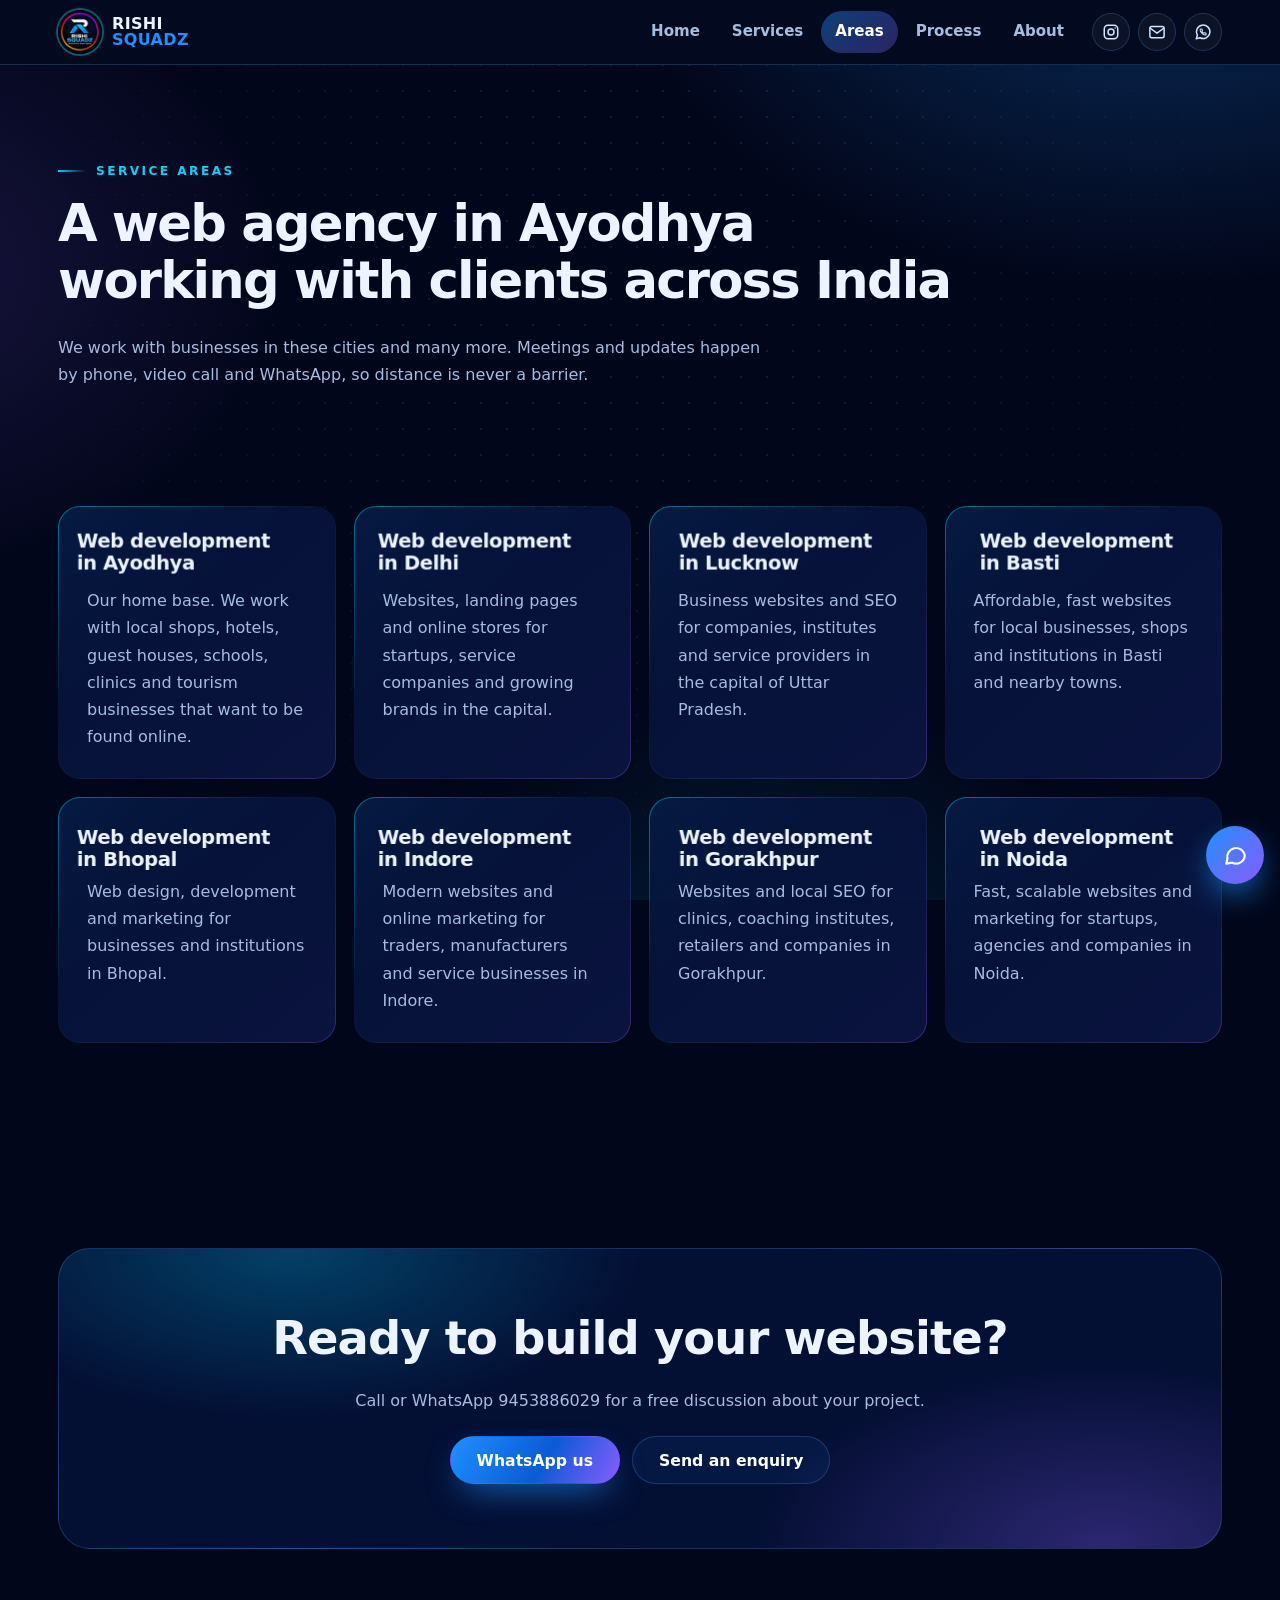
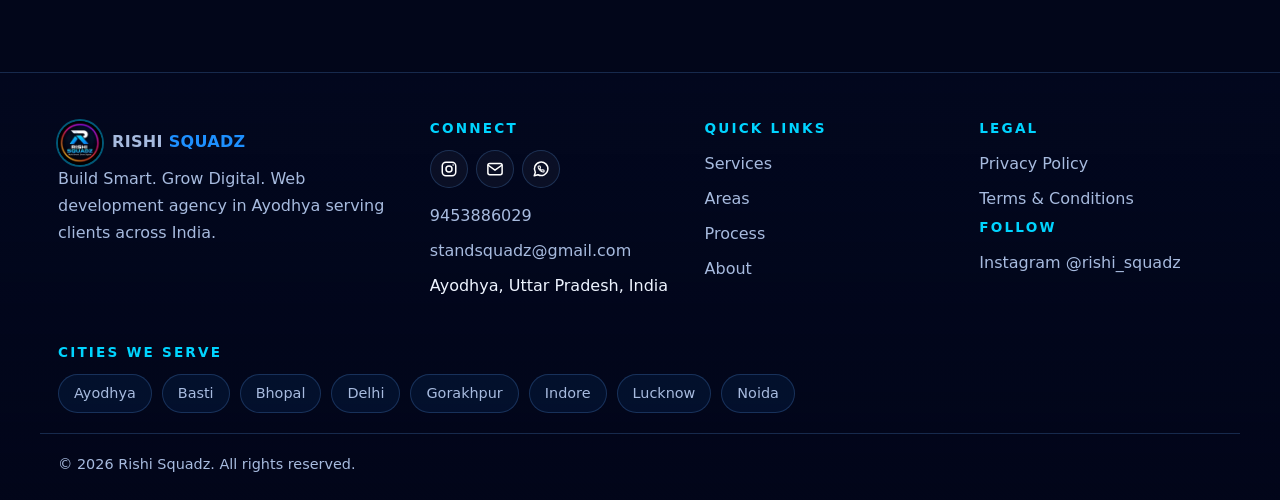
<file: areas.html>
<!doctype html><html lang="en-IN"><head><meta charset="utf-8"><meta http-equiv="Content-Security-Policy" content="default-src 'self'; img-src 'self' data:; style-src 'self' 'unsafe-inline'; script-src 'self' 'unsafe-inline'; base-uri 'self'; object-src 'none'; form-action 'self'"><meta name="viewport" content="width=device-width,initial-scale=1">
<title>Web Development Agency in Ayodhya, Delhi, Lucknow, Noida, Indore | Rishi Squadz</title><meta name="description" content="Rishi Squadz builds websites and runs SEO and digital marketing for clients in Ayodhya, Delhi, Lucknow, Basti, Bhopal, Indore, Gorakhpur and Noida."><link rel="canonical" href="https://avil45.github.io/Portfolio/areas.html"><link rel="alternate" hreflang="en-IN" href="https://avil45.github.io/Portfolio/areas.html"><link rel="alternate" hreflang="x-default" href="https://avil45.github.io/Portfolio/areas.html"><meta name="robots" content="index,follow,max-image-preview:large"><meta name="theme-color" content="#030a1f"><meta name="geo.region" content="IN-UP"><meta name="geo.placename" content="Ayodhya">
<meta property="og:type" content="website"><meta property="og:site_name" content="Rishi Squadz"><meta property="og:locale" content="en_IN"><meta property="og:title" content="Web Development Agency in Ayodhya, Delhi, Lucknow, Noida, Indore | Rishi Squadz"><meta property="og:description" content="Rishi Squadz builds websites and runs SEO and digital marketing for clients in Ayodhya, Delhi, Lucknow, Basti, Bhopal, Indore, Gorakhpur and Noida."><meta property="og:url" content="https://avil45.github.io/Portfolio/areas.html"><meta property="og:image" content="https://avil45.github.io/Portfolio/img/og-image.jpg"><meta name="twitter:card" content="summary_large_image">
<link rel="icon" href="favicon.ico" sizes="32x32"><link rel="apple-touch-icon" href="img/icon-180.png"><link rel="manifest" href="site.webmanifest"><link rel="stylesheet" href="css/style.css"><script type="application/ld+json">{"@context": "https://schema.org", "@type": "BreadcrumbList", "itemListElement": [{"@type": "ListItem", "position": 1, "name": "Home", "item": "https://avil45.github.io/Portfolio/"}, {"@type": "ListItem", "position": 2, "name": "Web Development Agency in Ayodhya, Delhi, Lucknow, Noida, Indore", "item": "https://avil45.github.io/Portfolio/areas.html"}]}</script></head><body><a class="skip" href="#main">Skip to content</a>
<header><div class="bar"><a class="brand" href="index.html" aria-label="Rishi Squadz home"><img src="img/logo.webp" width="44" height="44" alt="Rishi Squadz logo"><span>RISHI<br><b>SQUADZ</b></span></a><button id="mb" aria-expanded="false" aria-controls="nav">Menu</button>
<nav id="nav" aria-label="Main"><ul><li><a href="index.html">Home</a></li><li><a href="services.html">Services</a></li><li><a href="areas.html" aria-current="page">Areas</a></li><li><a href="process.html">Process</a></li><li><a href="about.html">About</a></li></ul></nav><div class="soc" role="group" aria-label="Instagram, Gmail and WhatsApp"><a class="ig" href="https://www.instagram.com/rishi_squadz" target="_blank" rel="noopener me" aria-label="Instagram @rishi_squadz" title="Instagram"><svg viewBox="0 0 24 24" fill="none" stroke="currentColor" stroke-width="2" stroke-linecap="round" stroke-linejoin="round" aria-hidden="true"><rect x="3" y="3" width="18" height="18" rx="5"/><circle cx="12" cy="12" r="4"/><circle cx="17.5" cy="6.5" r="1" fill="currentColor" stroke="none"/></svg></a><a class="gm" href="mailto:standsquadz@gmail.com" aria-label="Email standsquadz@gmail.com" title="Gmail"><svg viewBox="0 0 24 24" fill="none" stroke="currentColor" stroke-width="2" stroke-linecap="round" stroke-linejoin="round" aria-hidden="true"><rect x="2.5" y="4.5" width="19" height="15" rx="2.5"/><path d="M3 7l9 6.5L21 7"/></svg></a><a class="wa" href="https://wa.me/919453886029" target="_blank" rel="noopener" aria-label="WhatsApp 9453886029" title="WhatsApp"><svg viewBox="0 0 24 24" fill="none" stroke="currentColor" stroke-width="2" stroke-linecap="round" stroke-linejoin="round" aria-hidden="true"><path d="M3 21l1.5-4.6A9 9 0 1 1 8 19.7z"/><path stroke-width="3.6" transform="translate(7.3 7.3) scale(.4)" d="M22 16.92v3a2 2 0 0 1-2.18 2 19.79 19.79 0 0 1-8.63-3.07 19.5 19.5 0 0 1-6-6 19.79 19.79 0 0 1-3.07-8.67A2 2 0 0 1 4.11 2h3a2 2 0 0 1 2 1.72c.127.96.361 1.903.7 2.81a2 2 0 0 1-.45 2.11L8.09 9.91a16 16 0 0 0 6 6l1.27-1.27a2 2 0 0 1 2.11-.45c.907.339 1.85.573 2.81.7A2 2 0 0 1 22 16.92z"/></svg></a></div></div></header><main id="main"><section class="ph"><div class="w"><p class="eb">Service areas</p><h1 style="font-size:clamp(2rem,4.6vw,3.2rem)">A web agency in Ayodhya working with clients across India</h1><p class="m" style="max-width:44em">We work with businesses in these cities and many more. Meetings and updates happen by phone, video call and WhatsApp, so distance is never a barrier.</p></div></section><section><div class="w"><div class="grid"><article class="card" id="ayodhya"><h3>Web development in Ayodhya</h3><p>Our home base. We work with local shops, hotels, guest houses, schools, clinics and tourism businesses that want to be found online.</p></article><article class="card" id="delhi"><h3>Web development in Delhi</h3><p>Websites, landing pages and online stores for startups, service companies and growing brands in the capital.</p></article><article class="card" id="lucknow"><h3>Web development in Lucknow</h3><p>Business websites and SEO for companies, institutes and service providers in the capital of Uttar Pradesh.</p></article><article class="card" id="basti"><h3>Web development in Basti</h3><p>Affordable, fast websites for local businesses, shops and institutions in Basti and nearby towns.</p></article><article class="card" id="bhopal"><h3>Web development in Bhopal</h3><p>Web design, development and marketing for businesses and institutions in Bhopal.</p></article><article class="card" id="indore"><h3>Web development in Indore</h3><p>Modern websites and online marketing for traders, manufacturers and service businesses in Indore.</p></article><article class="card" id="gorakhpur"><h3>Web development in Gorakhpur</h3><p>Websites and local SEO for clinics, coaching institutes, retailers and companies in Gorakhpur.</p></article><article class="card" id="noida"><h3>Web development in Noida</h3><p>Fast, scalable websites and marketing for startups, agencies and companies in Noida.</p></article></div></div></section><section><div class="w"><div class="cta"><h2>Ready to build your website?</h2><p class="m">Call or WhatsApp 9453886029 for a free discussion about your project.</p><div class="row" style="justify-content:center"><a class="btn" href="https://wa.me/919453886029" target="_blank" rel="noopener">WhatsApp us</a><a class="btn g" href="contact.html">Send an enquiry</a></div></div></div></section></main><footer><div class="w fg"><div><a class="brand" href="index.html"><img src="img/logo.webp" width="44" height="44" alt="" loading="lazy"><span>RISHI <b>SQUADZ</b></span></a><p class="m">Build Smart. Grow Digital. Web development agency in Ayodhya serving clients across India.</p></div>
<div><h2>Connect</h2><div class="soc" role="group" aria-label="Instagram, Gmail and WhatsApp"><a class="ig" href="https://www.instagram.com/rishi_squadz" target="_blank" rel="noopener me" aria-label="Instagram @rishi_squadz" title="Instagram"><svg viewBox="0 0 24 24" fill="none" stroke="currentColor" stroke-width="2" stroke-linecap="round" stroke-linejoin="round" aria-hidden="true"><rect x="3" y="3" width="18" height="18" rx="5"/><circle cx="12" cy="12" r="4"/><circle cx="17.5" cy="6.5" r="1" fill="currentColor" stroke="none"/></svg></a><a class="gm" href="mailto:standsquadz@gmail.com" aria-label="Email standsquadz@gmail.com" title="Gmail"><svg viewBox="0 0 24 24" fill="none" stroke="currentColor" stroke-width="2" stroke-linecap="round" stroke-linejoin="round" aria-hidden="true"><rect x="2.5" y="4.5" width="19" height="15" rx="2.5"/><path d="M3 7l9 6.5L21 7"/></svg></a><a class="wa" href="https://wa.me/919453886029" target="_blank" rel="noopener" aria-label="WhatsApp 9453886029" title="WhatsApp"><svg viewBox="0 0 24 24" fill="none" stroke="currentColor" stroke-width="2" stroke-linecap="round" stroke-linejoin="round" aria-hidden="true"><path d="M3 21l1.5-4.6A9 9 0 1 1 8 19.7z"/><path stroke-width="3.6" transform="translate(7.3 7.3) scale(.4)" d="M22 16.92v3a2 2 0 0 1-2.18 2 19.79 19.79 0 0 1-8.63-3.07 19.5 19.5 0 0 1-6-6 19.79 19.79 0 0 1-3.07-8.67A2 2 0 0 1 4.11 2h3a2 2 0 0 1 2 1.72c.127.96.361 1.903.7 2.81a2 2 0 0 1-.45 2.11L8.09 9.91a16 16 0 0 0 6 6l1.27-1.27a2 2 0 0 1 2.11-.45c.907.339 1.85.573 2.81.7A2 2 0 0 1 22 16.92z"/></svg></a></div><ul><li><a href="tel:+919453886029">9453886029</a></li><li><a href="mailto:standsquadz@gmail.com">standsquadz@gmail.com</a></li><li>Ayodhya, Uttar Pradesh, India</li></ul></div>
<div><h2>Quick links</h2><ul><li><a href="services.html">Services</a></li><li><a href="areas.html">Areas</a></li><li><a href="process.html">Process</a></li><li><a href="about.html">About</a></li></ul></div>
<div><h2>Legal</h2><ul><li><a href="privacy-policy.html">Privacy Policy</a></li><li><a href="terms.html">Terms &amp; Conditions</a></li></ul><h2>Follow</h2><ul><li><a href="https://www.instagram.com/rishi_squadz" target="_blank" rel="noopener me">Instagram @rishi_squadz</a></li></ul></div></div>
<div class="w ct"><h2>Cities we serve</h2><ul><li><a href="areas.html#ayodhya">Ayodhya</a></li><li><a href="areas.html#basti">Basti</a></li><li><a href="areas.html#bhopal">Bhopal</a></li><li><a href="areas.html#delhi">Delhi</a></li><li><a href="areas.html#gorakhpur">Gorakhpur</a></li><li><a href="areas.html#indore">Indore</a></li><li><a href="areas.html#lucknow">Lucknow</a></li><li><a href="areas.html#noida">Noida</a></li></ul></div><div class="w cp">&copy; <span class="yr">2026</span> Rishi Squadz. All rights reserved.</div></footer><script src="js/main.js" defer></script><script src="js/smart.js" defer></script></body></html>
</file>
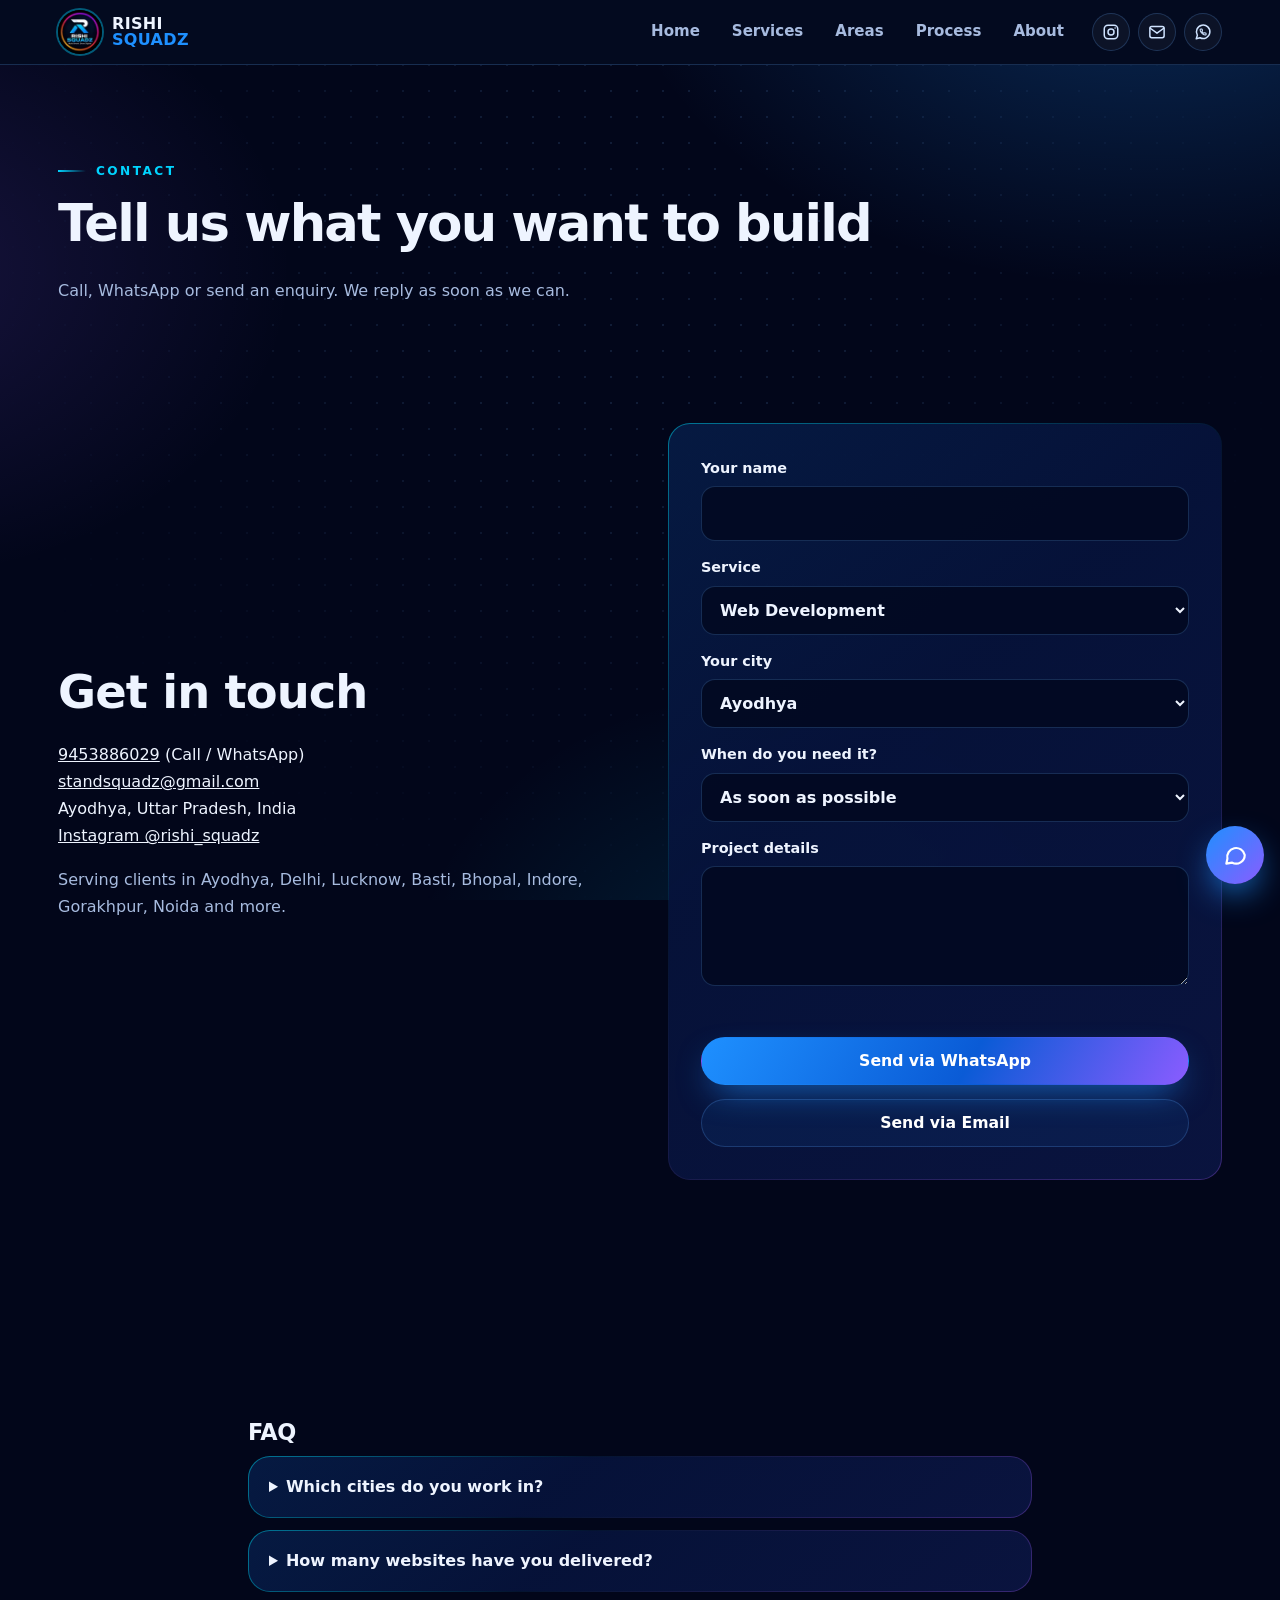
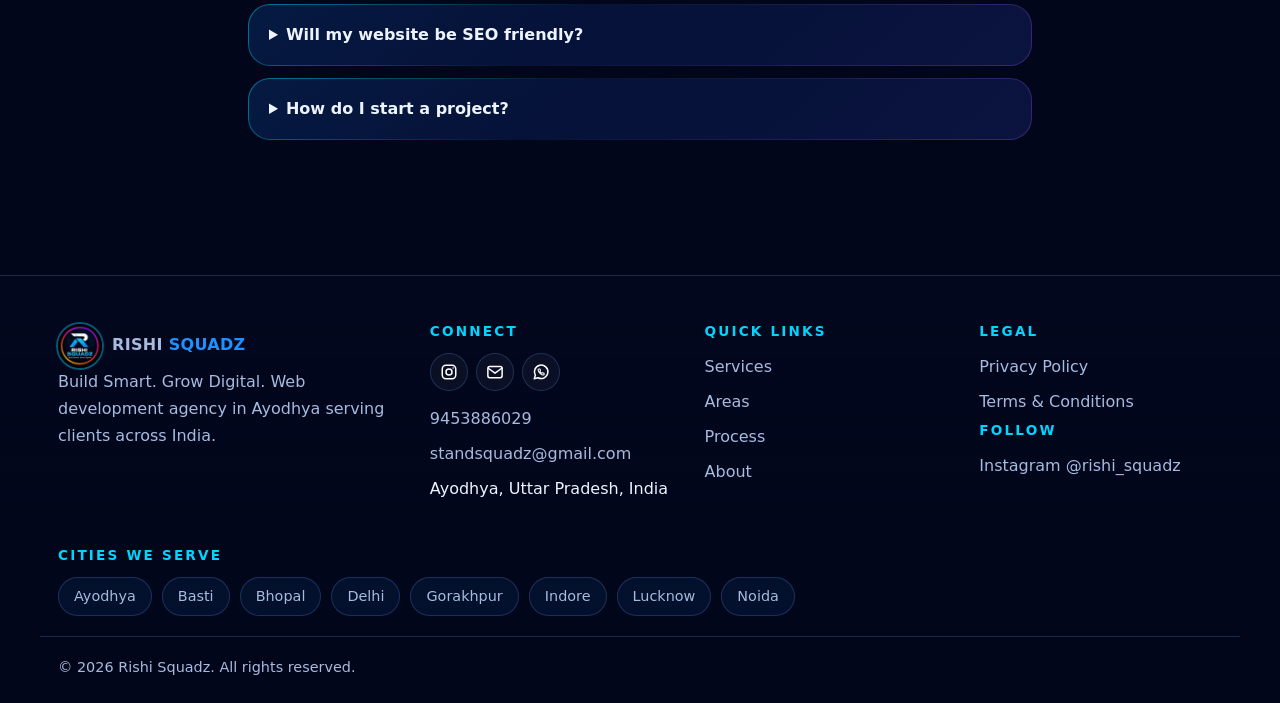
<file: contact.html>
<!doctype html><html lang="en-IN"><head><meta charset="utf-8"><meta http-equiv="Content-Security-Policy" content="default-src 'self'; img-src 'self' data:; style-src 'self' 'unsafe-inline'; script-src 'self' 'unsafe-inline'; base-uri 'self'; object-src 'none'; form-action 'self'"><meta name="viewport" content="width=device-width,initial-scale=1">
<title>Contact Rishi Squadz | Web Agency in Ayodhya, 9453886029</title><meta name="description" content="Contact Rishi Squadz in Ayodhya for web development, SEO and digital marketing. Call or WhatsApp 9453886029 or email standsquadz@gmail.com."><link rel="canonical" href="https://avil45.github.io/Portfolio/contact.html"><link rel="alternate" hreflang="en-IN" href="https://avil45.github.io/Portfolio/contact.html"><link rel="alternate" hreflang="x-default" href="https://avil45.github.io/Portfolio/contact.html"><meta name="robots" content="index,follow,max-image-preview:large"><meta name="theme-color" content="#030a1f"><meta name="geo.region" content="IN-UP"><meta name="geo.placename" content="Ayodhya">
<meta property="og:type" content="website"><meta property="og:site_name" content="Rishi Squadz"><meta property="og:locale" content="en_IN"><meta property="og:title" content="Contact Rishi Squadz | Web Agency in Ayodhya, 9453886029"><meta property="og:description" content="Contact Rishi Squadz in Ayodhya for web development, SEO and digital marketing. Call or WhatsApp 9453886029 or email standsquadz@gmail.com."><meta property="og:url" content="https://avil45.github.io/Portfolio/contact.html"><meta property="og:image" content="https://avil45.github.io/Portfolio/img/og-image.jpg"><meta name="twitter:card" content="summary_large_image">
<link rel="icon" href="favicon.ico" sizes="32x32"><link rel="apple-touch-icon" href="img/icon-180.png"><link rel="manifest" href="site.webmanifest"><link rel="stylesheet" href="css/style.css"><script type="application/ld+json">{"@context": "https://schema.org", "@type": "FAQPage", "mainEntity": [{"@type": "Question", "name": "Which cities do you work in?", "acceptedAnswer": {"@type": "Answer", "text": "We work with clients in Ayodhya, Delhi, Lucknow, Basti, Bhopal, Indore, Gorakhpur, Noida and other cities across India. Meetings can happen by phone, video call or WhatsApp."}}, {"@type": "Question", "name": "How many websites have you delivered?", "acceptedAnswer": {"@type": "Answer", "text": "We have served 87 clients and have 110 websites live."}}, {"@type": "Question", "name": "Will my website be SEO friendly?", "acceptedAnswer": {"@type": "Answer", "text": "Every site ships with clean semantic HTML, canonical tags, meta data, schema markup, a sitemap and fast loading. These are the foundations Google looks for."}}, {"@type": "Question", "name": "How do I start a project?", "acceptedAnswer": {"@type": "Answer", "text": "Call or WhatsApp 9453886029, email standsquadz@gmail.com, or use the form on the contact page."}}]}</script><script type="application/ld+json">{"@context": "https://schema.org", "@type": "BreadcrumbList", "itemListElement": [{"@type": "ListItem", "position": 1, "name": "Home", "item": "https://avil45.github.io/Portfolio/"}, {"@type": "ListItem", "position": 2, "name": "Contact Rishi Squadz", "item": "https://avil45.github.io/Portfolio/contact.html"}]}</script></head><body><a class="skip" href="#main">Skip to content</a>
<header><div class="bar"><a class="brand" href="index.html" aria-label="Rishi Squadz home"><img src="img/logo.webp" width="44" height="44" alt="Rishi Squadz logo"><span>RISHI<br><b>SQUADZ</b></span></a><button id="mb" aria-expanded="false" aria-controls="nav">Menu</button>
<nav id="nav" aria-label="Main"><ul><li><a href="index.html">Home</a></li><li><a href="services.html">Services</a></li><li><a href="areas.html">Areas</a></li><li><a href="process.html">Process</a></li><li><a href="about.html">About</a></li></ul></nav><div class="soc" role="group" aria-label="Instagram, Gmail and WhatsApp"><a class="ig" href="https://www.instagram.com/rishi_squadz" target="_blank" rel="noopener me" aria-label="Instagram @rishi_squadz" title="Instagram"><svg viewBox="0 0 24 24" fill="none" stroke="currentColor" stroke-width="2" stroke-linecap="round" stroke-linejoin="round" aria-hidden="true"><rect x="3" y="3" width="18" height="18" rx="5"/><circle cx="12" cy="12" r="4"/><circle cx="17.5" cy="6.5" r="1" fill="currentColor" stroke="none"/></svg></a><a class="gm" href="mailto:standsquadz@gmail.com" aria-label="Email standsquadz@gmail.com" title="Gmail"><svg viewBox="0 0 24 24" fill="none" stroke="currentColor" stroke-width="2" stroke-linecap="round" stroke-linejoin="round" aria-hidden="true"><rect x="2.5" y="4.5" width="19" height="15" rx="2.5"/><path d="M3 7l9 6.5L21 7"/></svg></a><a class="wa" href="https://wa.me/919453886029" target="_blank" rel="noopener" aria-label="WhatsApp 9453886029" title="WhatsApp"><svg viewBox="0 0 24 24" fill="none" stroke="currentColor" stroke-width="2" stroke-linecap="round" stroke-linejoin="round" aria-hidden="true"><path d="M3 21l1.5-4.6A9 9 0 1 1 8 19.7z"/><path stroke-width="3.6" transform="translate(7.3 7.3) scale(.4)" d="M22 16.92v3a2 2 0 0 1-2.18 2 19.79 19.79 0 0 1-8.63-3.07 19.5 19.5 0 0 1-6-6 19.79 19.79 0 0 1-3.07-8.67A2 2 0 0 1 4.11 2h3a2 2 0 0 1 2 1.72c.127.96.361 1.903.7 2.81a2 2 0 0 1-.45 2.11L8.09 9.91a16 16 0 0 0 6 6l1.27-1.27a2 2 0 0 1 2.11-.45c.907.339 1.85.573 2.81.7A2 2 0 0 1 22 16.92z"/></svg></a></div></div></header><main id="main"><section class="ph"><div class="w"><p class="eb">Contact</p><h1 style="font-size:clamp(2rem,4.6vw,3.2rem)">Tell us what you want to build</h1><p class="m" style="max-width:44em">Call, WhatsApp or send an enquiry. We reply as soon as we can.</p></div></section><section><div class="w two"><div><h2>Get in touch</h2><p><a href="tel:+919453886029">9453886029</a> (Call / WhatsApp)<br><a href="mailto:standsquadz@gmail.com">standsquadz@gmail.com</a><br>Ayodhya, Uttar Pradesh, India<br><a href="https://www.instagram.com/rishi_squadz" rel="noopener me" target="_blank">Instagram @rishi_squadz</a></p><p class="m">Serving clients in Ayodhya, Delhi, Lucknow, Basti, Bhopal, Indore, Gorakhpur, Noida and more.</p></div><div class="fc"><form id="enq" novalidate><label>Your name<input name="n" autocomplete="name" required></label><label>Service<select name="s"><option>Web Development</option><option>UI/UX Design</option><option>SEO Optimization</option><option>Digital Marketing</option><option>Branding Solutions</option></select></label><label>Your city<select name="c"><option>Ayodhya</option><option>Delhi</option><option>Lucknow</option><option>Basti</option><option>Bhopal</option><option>Indore</option><option>Gorakhpur</option><option>Noida</option><option>Other city</option></select></label><label>When do you need it?<select name="t"><option>As soon as possible</option><option>Within a month</option><option>1 to 3 months</option><option>Just exploring</option></select></label><label>Project details<textarea name="m" required></textarea></label><div id="st" role="status"></div><button class="btn" type="submit">Send via WhatsApp</button><button class="btn g" type="button" id="em">Send via Email</button></form></div></div></section><section><div class="w legal"><h2>FAQ</h2><details><summary>Which cities do you work in?</summary><p>We work with clients in Ayodhya, Delhi, Lucknow, Basti, Bhopal, Indore, Gorakhpur, Noida and other cities across India. Meetings can happen by phone, video call or WhatsApp.</p></details><details><summary>How many websites have you delivered?</summary><p>We have served 87 clients and have 110 websites live.</p></details><details><summary>Will my website be SEO friendly?</summary><p>Every site ships with clean semantic HTML, canonical tags, meta data, schema markup, a sitemap and fast loading. These are the foundations Google looks for.</p></details><details><summary>How do I start a project?</summary><p>Call or WhatsApp 9453886029, email standsquadz@gmail.com, or use the form on the contact page.</p></details></div></section></main><footer><div class="w fg"><div><a class="brand" href="index.html"><img src="img/logo.webp" width="44" height="44" alt="" loading="lazy"><span>RISHI <b>SQUADZ</b></span></a><p class="m">Build Smart. Grow Digital. Web development agency in Ayodhya serving clients across India.</p></div>
<div><h2>Connect</h2><div class="soc" role="group" aria-label="Instagram, Gmail and WhatsApp"><a class="ig" href="https://www.instagram.com/rishi_squadz" target="_blank" rel="noopener me" aria-label="Instagram @rishi_squadz" title="Instagram"><svg viewBox="0 0 24 24" fill="none" stroke="currentColor" stroke-width="2" stroke-linecap="round" stroke-linejoin="round" aria-hidden="true"><rect x="3" y="3" width="18" height="18" rx="5"/><circle cx="12" cy="12" r="4"/><circle cx="17.5" cy="6.5" r="1" fill="currentColor" stroke="none"/></svg></a><a class="gm" href="mailto:standsquadz@gmail.com" aria-label="Email standsquadz@gmail.com" title="Gmail"><svg viewBox="0 0 24 24" fill="none" stroke="currentColor" stroke-width="2" stroke-linecap="round" stroke-linejoin="round" aria-hidden="true"><rect x="2.5" y="4.5" width="19" height="15" rx="2.5"/><path d="M3 7l9 6.5L21 7"/></svg></a><a class="wa" href="https://wa.me/919453886029" target="_blank" rel="noopener" aria-label="WhatsApp 9453886029" title="WhatsApp"><svg viewBox="0 0 24 24" fill="none" stroke="currentColor" stroke-width="2" stroke-linecap="round" stroke-linejoin="round" aria-hidden="true"><path d="M3 21l1.5-4.6A9 9 0 1 1 8 19.7z"/><path stroke-width="3.6" transform="translate(7.3 7.3) scale(.4)" d="M22 16.92v3a2 2 0 0 1-2.18 2 19.79 19.79 0 0 1-8.63-3.07 19.5 19.5 0 0 1-6-6 19.79 19.79 0 0 1-3.07-8.67A2 2 0 0 1 4.11 2h3a2 2 0 0 1 2 1.72c.127.96.361 1.903.7 2.81a2 2 0 0 1-.45 2.11L8.09 9.91a16 16 0 0 0 6 6l1.27-1.27a2 2 0 0 1 2.11-.45c.907.339 1.85.573 2.81.7A2 2 0 0 1 22 16.92z"/></svg></a></div><ul><li><a href="tel:+919453886029">9453886029</a></li><li><a href="mailto:standsquadz@gmail.com">standsquadz@gmail.com</a></li><li>Ayodhya, Uttar Pradesh, India</li></ul></div>
<div><h2>Quick links</h2><ul><li><a href="services.html">Services</a></li><li><a href="areas.html">Areas</a></li><li><a href="process.html">Process</a></li><li><a href="about.html">About</a></li></ul></div>
<div><h2>Legal</h2><ul><li><a href="privacy-policy.html">Privacy Policy</a></li><li><a href="terms.html">Terms &amp; Conditions</a></li></ul><h2>Follow</h2><ul><li><a href="https://www.instagram.com/rishi_squadz" target="_blank" rel="noopener me">Instagram @rishi_squadz</a></li></ul></div></div>
<div class="w ct"><h2>Cities we serve</h2><ul><li><a href="areas.html#ayodhya">Ayodhya</a></li><li><a href="areas.html#basti">Basti</a></li><li><a href="areas.html#bhopal">Bhopal</a></li><li><a href="areas.html#delhi">Delhi</a></li><li><a href="areas.html#gorakhpur">Gorakhpur</a></li><li><a href="areas.html#indore">Indore</a></li><li><a href="areas.html#lucknow">Lucknow</a></li><li><a href="areas.html#noida">Noida</a></li></ul></div><div class="w cp">&copy; <span class="yr">2026</span> Rishi Squadz. All rights reserved.</div></footer><script src="js/main.js" defer></script><script src="js/smart.js" defer></script></body></html>
</file>
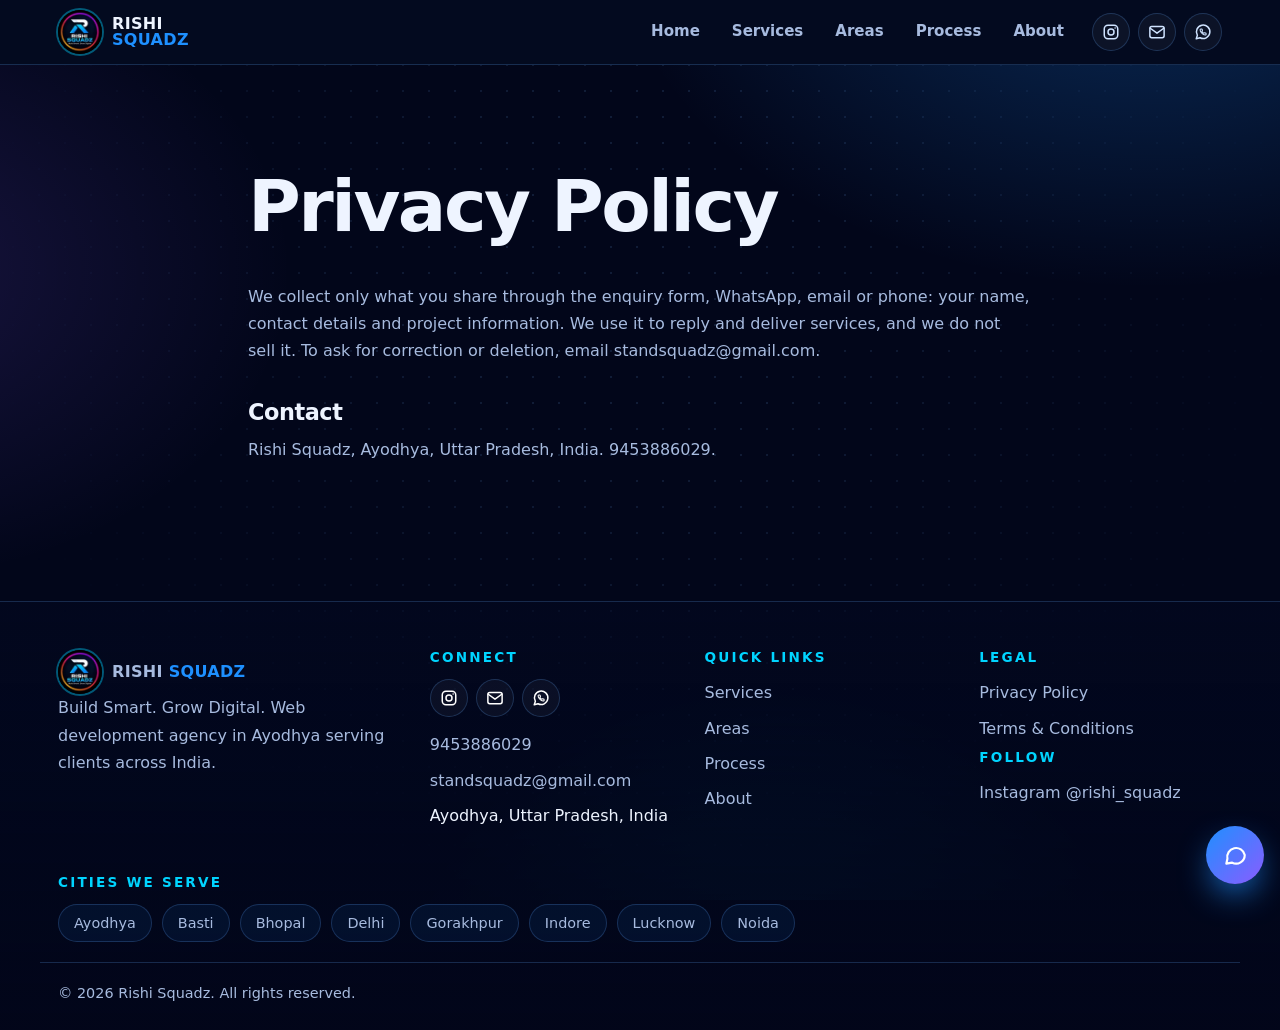
<file: privacy-policy.html>
<!doctype html><html lang="en-IN"><head><meta charset="utf-8"><meta http-equiv="Content-Security-Policy" content="default-src 'self'; img-src 'self' data:; style-src 'self' 'unsafe-inline'; script-src 'self' 'unsafe-inline'; base-uri 'self'; object-src 'none'; form-action 'self'"><meta name="viewport" content="width=device-width,initial-scale=1">
<title>Privacy Policy | Rishi Squadz</title><meta name="description" content="Privacy Policy of Rishi Squadz, Ayodhya."><link rel="canonical" href="https://avil45.github.io/Portfolio/privacy-policy.html"><link rel="alternate" hreflang="en-IN" href="https://avil45.github.io/Portfolio/privacy-policy.html"><link rel="alternate" hreflang="x-default" href="https://avil45.github.io/Portfolio/privacy-policy.html"><meta name="robots" content="index,follow,max-image-preview:large"><meta name="theme-color" content="#030a1f"><meta name="geo.region" content="IN-UP"><meta name="geo.placename" content="Ayodhya">
<meta property="og:type" content="website"><meta property="og:site_name" content="Rishi Squadz"><meta property="og:locale" content="en_IN"><meta property="og:title" content="Privacy Policy | Rishi Squadz"><meta property="og:description" content="Privacy Policy of Rishi Squadz, Ayodhya."><meta property="og:url" content="https://avil45.github.io/Portfolio/privacy-policy.html"><meta property="og:image" content="https://avil45.github.io/Portfolio/img/og-image.jpg"><meta name="twitter:card" content="summary_large_image">
<link rel="icon" href="favicon.ico" sizes="32x32"><link rel="apple-touch-icon" href="img/icon-180.png"><link rel="manifest" href="site.webmanifest"><link rel="stylesheet" href="css/style.css"><script type="application/ld+json">{"@context": "https://schema.org", "@type": "BreadcrumbList", "itemListElement": [{"@type": "ListItem", "position": 1, "name": "Home", "item": "https://avil45.github.io/Portfolio/"}, {"@type": "ListItem", "position": 2, "name": "Privacy Policy", "item": "https://avil45.github.io/Portfolio/privacy-policy.html"}]}</script></head><body><a class="skip" href="#main">Skip to content</a>
<header><div class="bar"><a class="brand" href="index.html" aria-label="Rishi Squadz home"><img src="img/logo.webp" width="44" height="44" alt="Rishi Squadz logo"><span>RISHI<br><b>SQUADZ</b></span></a><button id="mb" aria-expanded="false" aria-controls="nav">Menu</button>
<nav id="nav" aria-label="Main"><ul><li><a href="index.html">Home</a></li><li><a href="services.html">Services</a></li><li><a href="areas.html">Areas</a></li><li><a href="process.html">Process</a></li><li><a href="about.html">About</a></li></ul></nav><div class="soc" role="group" aria-label="Instagram, Gmail and WhatsApp"><a class="ig" href="https://www.instagram.com/rishi_squadz" target="_blank" rel="noopener me" aria-label="Instagram @rishi_squadz" title="Instagram"><svg viewBox="0 0 24 24" fill="none" stroke="currentColor" stroke-width="2" stroke-linecap="round" stroke-linejoin="round" aria-hidden="true"><rect x="3" y="3" width="18" height="18" rx="5"/><circle cx="12" cy="12" r="4"/><circle cx="17.5" cy="6.5" r="1" fill="currentColor" stroke="none"/></svg></a><a class="gm" href="mailto:standsquadz@gmail.com" aria-label="Email standsquadz@gmail.com" title="Gmail"><svg viewBox="0 0 24 24" fill="none" stroke="currentColor" stroke-width="2" stroke-linecap="round" stroke-linejoin="round" aria-hidden="true"><rect x="2.5" y="4.5" width="19" height="15" rx="2.5"/><path d="M3 7l9 6.5L21 7"/></svg></a><a class="wa" href="https://wa.me/919453886029" target="_blank" rel="noopener" aria-label="WhatsApp 9453886029" title="WhatsApp"><svg viewBox="0 0 24 24" fill="none" stroke="currentColor" stroke-width="2" stroke-linecap="round" stroke-linejoin="round" aria-hidden="true"><path d="M3 21l1.5-4.6A9 9 0 1 1 8 19.7z"/><path stroke-width="3.6" transform="translate(7.3 7.3) scale(.4)" d="M22 16.92v3a2 2 0 0 1-2.18 2 19.79 19.79 0 0 1-8.63-3.07 19.5 19.5 0 0 1-6-6 19.79 19.79 0 0 1-3.07-8.67A2 2 0 0 1 4.11 2h3a2 2 0 0 1 2 1.72c.127.96.361 1.903.7 2.81a2 2 0 0 1-.45 2.11L8.09 9.91a16 16 0 0 0 6 6l1.27-1.27a2 2 0 0 1 2.11-.45c.907.339 1.85.573 2.81.7A2 2 0 0 1 22 16.92z"/></svg></a></div></div></header><main id="main"><section><div class="w legal"><h1>Privacy Policy</h1><p class="m">We collect only what you share through the enquiry form, WhatsApp, email or phone: your name, contact details and project information. We use it to reply and deliver services, and we do not sell it. To ask for correction or deletion, email standsquadz@gmail.com.</p><h2>Contact</h2><p class="m">Rishi Squadz, Ayodhya, Uttar Pradesh, India. 9453886029.</p></div></section></main><footer><div class="w fg"><div><a class="brand" href="index.html"><img src="img/logo.webp" width="44" height="44" alt="" loading="lazy"><span>RISHI <b>SQUADZ</b></span></a><p class="m">Build Smart. Grow Digital. Web development agency in Ayodhya serving clients across India.</p></div>
<div><h2>Connect</h2><div class="soc" role="group" aria-label="Instagram, Gmail and WhatsApp"><a class="ig" href="https://www.instagram.com/rishi_squadz" target="_blank" rel="noopener me" aria-label="Instagram @rishi_squadz" title="Instagram"><svg viewBox="0 0 24 24" fill="none" stroke="currentColor" stroke-width="2" stroke-linecap="round" stroke-linejoin="round" aria-hidden="true"><rect x="3" y="3" width="18" height="18" rx="5"/><circle cx="12" cy="12" r="4"/><circle cx="17.5" cy="6.5" r="1" fill="currentColor" stroke="none"/></svg></a><a class="gm" href="mailto:standsquadz@gmail.com" aria-label="Email standsquadz@gmail.com" title="Gmail"><svg viewBox="0 0 24 24" fill="none" stroke="currentColor" stroke-width="2" stroke-linecap="round" stroke-linejoin="round" aria-hidden="true"><rect x="2.5" y="4.5" width="19" height="15" rx="2.5"/><path d="M3 7l9 6.5L21 7"/></svg></a><a class="wa" href="https://wa.me/919453886029" target="_blank" rel="noopener" aria-label="WhatsApp 9453886029" title="WhatsApp"><svg viewBox="0 0 24 24" fill="none" stroke="currentColor" stroke-width="2" stroke-linecap="round" stroke-linejoin="round" aria-hidden="true"><path d="M3 21l1.5-4.6A9 9 0 1 1 8 19.7z"/><path stroke-width="3.6" transform="translate(7.3 7.3) scale(.4)" d="M22 16.92v3a2 2 0 0 1-2.18 2 19.79 19.79 0 0 1-8.63-3.07 19.5 19.5 0 0 1-6-6 19.79 19.79 0 0 1-3.07-8.67A2 2 0 0 1 4.11 2h3a2 2 0 0 1 2 1.72c.127.96.361 1.903.7 2.81a2 2 0 0 1-.45 2.11L8.09 9.91a16 16 0 0 0 6 6l1.27-1.27a2 2 0 0 1 2.11-.45c.907.339 1.85.573 2.81.7A2 2 0 0 1 22 16.92z"/></svg></a></div><ul><li><a href="tel:+919453886029">9453886029</a></li><li><a href="mailto:standsquadz@gmail.com">standsquadz@gmail.com</a></li><li>Ayodhya, Uttar Pradesh, India</li></ul></div>
<div><h2>Quick links</h2><ul><li><a href="services.html">Services</a></li><li><a href="areas.html">Areas</a></li><li><a href="process.html">Process</a></li><li><a href="about.html">About</a></li></ul></div>
<div><h2>Legal</h2><ul><li><a href="privacy-policy.html">Privacy Policy</a></li><li><a href="terms.html">Terms &amp; Conditions</a></li></ul><h2>Follow</h2><ul><li><a href="https://www.instagram.com/rishi_squadz" target="_blank" rel="noopener me">Instagram @rishi_squadz</a></li></ul></div></div>
<div class="w ct"><h2>Cities we serve</h2><ul><li><a href="areas.html#ayodhya">Ayodhya</a></li><li><a href="areas.html#basti">Basti</a></li><li><a href="areas.html#bhopal">Bhopal</a></li><li><a href="areas.html#delhi">Delhi</a></li><li><a href="areas.html#gorakhpur">Gorakhpur</a></li><li><a href="areas.html#indore">Indore</a></li><li><a href="areas.html#lucknow">Lucknow</a></li><li><a href="areas.html#noida">Noida</a></li></ul></div><div class="w cp">&copy; <span class="yr">2026</span> Rishi Squadz. All rights reserved.</div></footer><script src="js/main.js" defer></script><script src="js/smart.js" defer></script></body></html>
</file>
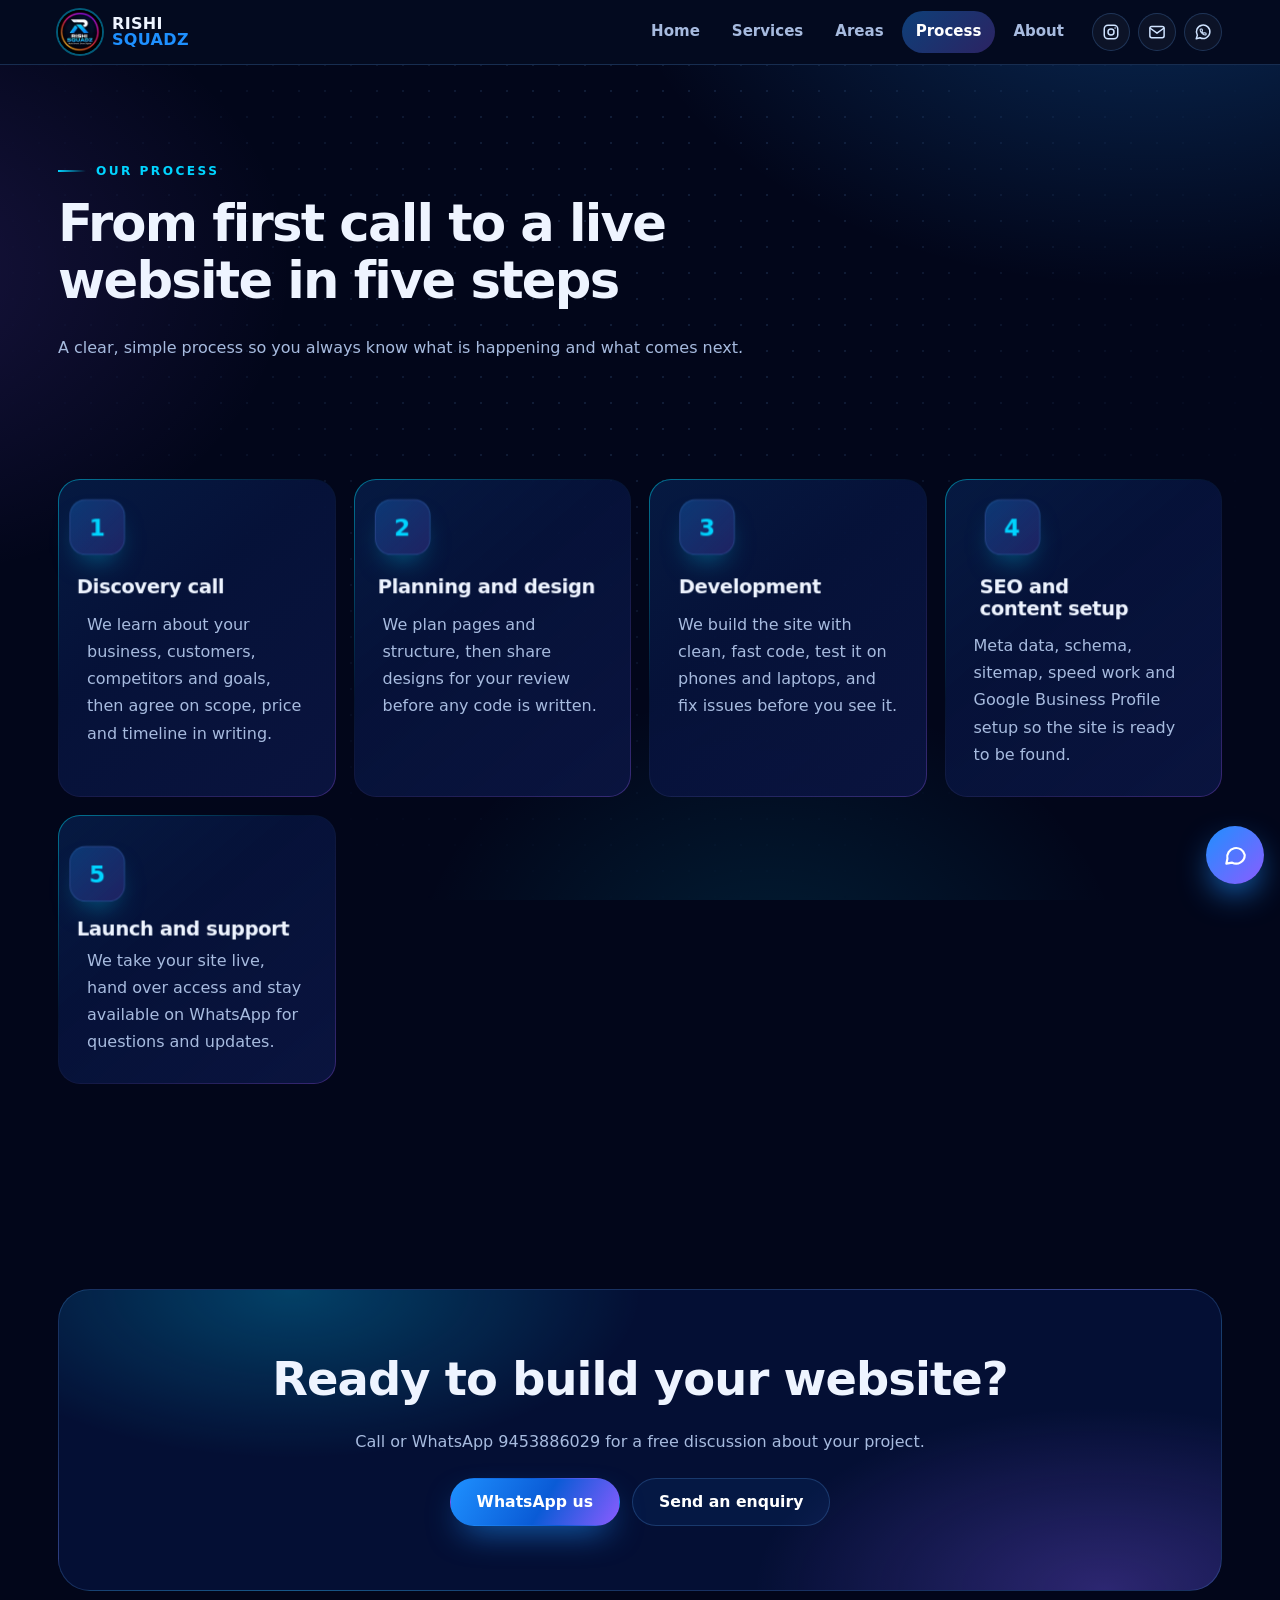
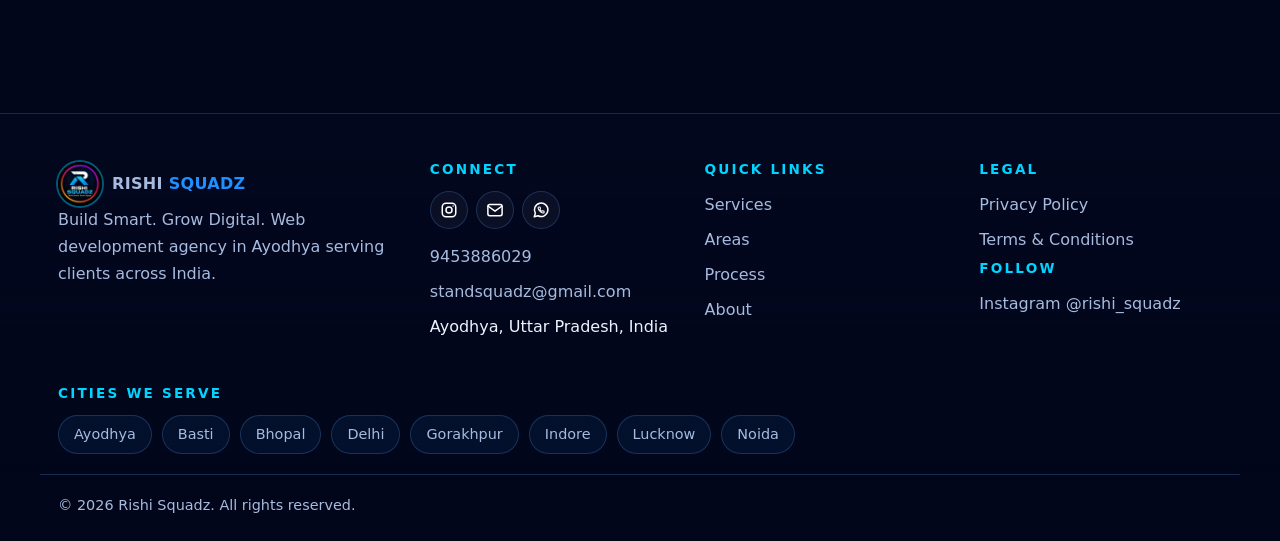
<file: process.html>
<!doctype html><html lang="en-IN"><head><meta charset="utf-8"><meta http-equiv="Content-Security-Policy" content="default-src 'self'; img-src 'self' data:; style-src 'self' 'unsafe-inline'; script-src 'self' 'unsafe-inline'; base-uri 'self'; object-src 'none'; form-action 'self'"><meta name="viewport" content="width=device-width,initial-scale=1">
<title>How We Build Your Website: Our Process | Rishi Squadz</title><meta name="description" content="See how Rishi Squadz takes your website from first call to launch: discovery, design, development, SEO setup and support."><link rel="canonical" href="https://avil45.github.io/Portfolio/process.html"><link rel="alternate" hreflang="en-IN" href="https://avil45.github.io/Portfolio/process.html"><link rel="alternate" hreflang="x-default" href="https://avil45.github.io/Portfolio/process.html"><meta name="robots" content="index,follow,max-image-preview:large"><meta name="theme-color" content="#030a1f"><meta name="geo.region" content="IN-UP"><meta name="geo.placename" content="Ayodhya">
<meta property="og:type" content="website"><meta property="og:site_name" content="Rishi Squadz"><meta property="og:locale" content="en_IN"><meta property="og:title" content="How We Build Your Website: Our Process | Rishi Squadz"><meta property="og:description" content="See how Rishi Squadz takes your website from first call to launch: discovery, design, development, SEO setup and support."><meta property="og:url" content="https://avil45.github.io/Portfolio/process.html"><meta property="og:image" content="https://avil45.github.io/Portfolio/img/og-image.jpg"><meta name="twitter:card" content="summary_large_image">
<link rel="icon" href="favicon.ico" sizes="32x32"><link rel="apple-touch-icon" href="img/icon-180.png"><link rel="manifest" href="site.webmanifest"><link rel="stylesheet" href="css/style.css"><script type="application/ld+json">{"@context": "https://schema.org", "@type": "BreadcrumbList", "itemListElement": [{"@type": "ListItem", "position": 1, "name": "Home", "item": "https://avil45.github.io/Portfolio/"}, {"@type": "ListItem", "position": 2, "name": "How We Build Your Website: Our Process", "item": "https://avil45.github.io/Portfolio/process.html"}]}</script></head><body><a class="skip" href="#main">Skip to content</a>
<header><div class="bar"><a class="brand" href="index.html" aria-label="Rishi Squadz home"><img src="img/logo.webp" width="44" height="44" alt="Rishi Squadz logo"><span>RISHI<br><b>SQUADZ</b></span></a><button id="mb" aria-expanded="false" aria-controls="nav">Menu</button>
<nav id="nav" aria-label="Main"><ul><li><a href="index.html">Home</a></li><li><a href="services.html">Services</a></li><li><a href="areas.html">Areas</a></li><li><a href="process.html" aria-current="page">Process</a></li><li><a href="about.html">About</a></li></ul></nav><div class="soc" role="group" aria-label="Instagram, Gmail and WhatsApp"><a class="ig" href="https://www.instagram.com/rishi_squadz" target="_blank" rel="noopener me" aria-label="Instagram @rishi_squadz" title="Instagram"><svg viewBox="0 0 24 24" fill="none" stroke="currentColor" stroke-width="2" stroke-linecap="round" stroke-linejoin="round" aria-hidden="true"><rect x="3" y="3" width="18" height="18" rx="5"/><circle cx="12" cy="12" r="4"/><circle cx="17.5" cy="6.5" r="1" fill="currentColor" stroke="none"/></svg></a><a class="gm" href="mailto:standsquadz@gmail.com" aria-label="Email standsquadz@gmail.com" title="Gmail"><svg viewBox="0 0 24 24" fill="none" stroke="currentColor" stroke-width="2" stroke-linecap="round" stroke-linejoin="round" aria-hidden="true"><rect x="2.5" y="4.5" width="19" height="15" rx="2.5"/><path d="M3 7l9 6.5L21 7"/></svg></a><a class="wa" href="https://wa.me/919453886029" target="_blank" rel="noopener" aria-label="WhatsApp 9453886029" title="WhatsApp"><svg viewBox="0 0 24 24" fill="none" stroke="currentColor" stroke-width="2" stroke-linecap="round" stroke-linejoin="round" aria-hidden="true"><path d="M3 21l1.5-4.6A9 9 0 1 1 8 19.7z"/><path stroke-width="3.6" transform="translate(7.3 7.3) scale(.4)" d="M22 16.92v3a2 2 0 0 1-2.18 2 19.79 19.79 0 0 1-8.63-3.07 19.5 19.5 0 0 1-6-6 19.79 19.79 0 0 1-3.07-8.67A2 2 0 0 1 4.11 2h3a2 2 0 0 1 2 1.72c.127.96.361 1.903.7 2.81a2 2 0 0 1-.45 2.11L8.09 9.91a16 16 0 0 0 6 6l1.27-1.27a2 2 0 0 1 2.11-.45c.907.339 1.85.573 2.81.7A2 2 0 0 1 22 16.92z"/></svg></a></div></div></header><main id="main"><section class="ph"><div class="w"><p class="eb">Our process</p><h1 style="font-size:clamp(2rem,4.6vw,3.2rem)">From first call to a live website in five steps</h1><p class="m" style="max-width:44em">A clear, simple process so you always know what is happening and what comes next.</p></div></section><section><div class="w"><div class="grid"><article class="card"><div class="ic">1</div><h3>Discovery call</h3><p>We learn about your business, customers, competitors and goals, then agree on scope, price and timeline in writing.</p></article><article class="card"><div class="ic">2</div><h3>Planning and design</h3><p>We plan pages and structure, then share designs for your review before any code is written.</p></article><article class="card"><div class="ic">3</div><h3>Development</h3><p>We build the site with clean, fast code, test it on phones and laptops, and fix issues before you see it.</p></article><article class="card"><div class="ic">4</div><h3>SEO and content setup</h3><p>Meta data, schema, sitemap, speed work and Google Business Profile setup so the site is ready to be found.</p></article><article class="card"><div class="ic">5</div><h3>Launch and support</h3><p>We take your site live, hand over access and stay available on WhatsApp for questions and updates.</p></article></div></div></section><section><div class="w"><div class="cta"><h2>Ready to build your website?</h2><p class="m">Call or WhatsApp 9453886029 for a free discussion about your project.</p><div class="row" style="justify-content:center"><a class="btn" href="https://wa.me/919453886029" target="_blank" rel="noopener">WhatsApp us</a><a class="btn g" href="contact.html">Send an enquiry</a></div></div></div></section></main><footer><div class="w fg"><div><a class="brand" href="index.html"><img src="img/logo.webp" width="44" height="44" alt="" loading="lazy"><span>RISHI <b>SQUADZ</b></span></a><p class="m">Build Smart. Grow Digital. Web development agency in Ayodhya serving clients across India.</p></div>
<div><h2>Connect</h2><div class="soc" role="group" aria-label="Instagram, Gmail and WhatsApp"><a class="ig" href="https://www.instagram.com/rishi_squadz" target="_blank" rel="noopener me" aria-label="Instagram @rishi_squadz" title="Instagram"><svg viewBox="0 0 24 24" fill="none" stroke="currentColor" stroke-width="2" stroke-linecap="round" stroke-linejoin="round" aria-hidden="true"><rect x="3" y="3" width="18" height="18" rx="5"/><circle cx="12" cy="12" r="4"/><circle cx="17.5" cy="6.5" r="1" fill="currentColor" stroke="none"/></svg></a><a class="gm" href="mailto:standsquadz@gmail.com" aria-label="Email standsquadz@gmail.com" title="Gmail"><svg viewBox="0 0 24 24" fill="none" stroke="currentColor" stroke-width="2" stroke-linecap="round" stroke-linejoin="round" aria-hidden="true"><rect x="2.5" y="4.5" width="19" height="15" rx="2.5"/><path d="M3 7l9 6.5L21 7"/></svg></a><a class="wa" href="https://wa.me/919453886029" target="_blank" rel="noopener" aria-label="WhatsApp 9453886029" title="WhatsApp"><svg viewBox="0 0 24 24" fill="none" stroke="currentColor" stroke-width="2" stroke-linecap="round" stroke-linejoin="round" aria-hidden="true"><path d="M3 21l1.5-4.6A9 9 0 1 1 8 19.7z"/><path stroke-width="3.6" transform="translate(7.3 7.3) scale(.4)" d="M22 16.92v3a2 2 0 0 1-2.18 2 19.79 19.79 0 0 1-8.63-3.07 19.5 19.5 0 0 1-6-6 19.79 19.79 0 0 1-3.07-8.67A2 2 0 0 1 4.11 2h3a2 2 0 0 1 2 1.72c.127.96.361 1.903.7 2.81a2 2 0 0 1-.45 2.11L8.09 9.91a16 16 0 0 0 6 6l1.27-1.27a2 2 0 0 1 2.11-.45c.907.339 1.85.573 2.81.7A2 2 0 0 1 22 16.92z"/></svg></a></div><ul><li><a href="tel:+919453886029">9453886029</a></li><li><a href="mailto:standsquadz@gmail.com">standsquadz@gmail.com</a></li><li>Ayodhya, Uttar Pradesh, India</li></ul></div>
<div><h2>Quick links</h2><ul><li><a href="services.html">Services</a></li><li><a href="areas.html">Areas</a></li><li><a href="process.html">Process</a></li><li><a href="about.html">About</a></li></ul></div>
<div><h2>Legal</h2><ul><li><a href="privacy-policy.html">Privacy Policy</a></li><li><a href="terms.html">Terms &amp; Conditions</a></li></ul><h2>Follow</h2><ul><li><a href="https://www.instagram.com/rishi_squadz" target="_blank" rel="noopener me">Instagram @rishi_squadz</a></li></ul></div></div>
<div class="w ct"><h2>Cities we serve</h2><ul><li><a href="areas.html#ayodhya">Ayodhya</a></li><li><a href="areas.html#basti">Basti</a></li><li><a href="areas.html#bhopal">Bhopal</a></li><li><a href="areas.html#delhi">Delhi</a></li><li><a href="areas.html#gorakhpur">Gorakhpur</a></li><li><a href="areas.html#indore">Indore</a></li><li><a href="areas.html#lucknow">Lucknow</a></li><li><a href="areas.html#noida">Noida</a></li></ul></div><div class="w cp">&copy; <span class="yr">2026</span> Rishi Squadz. All rights reserved.</div></footer><script src="js/main.js" defer></script><script src="js/smart.js" defer></script></body></html>
</file>
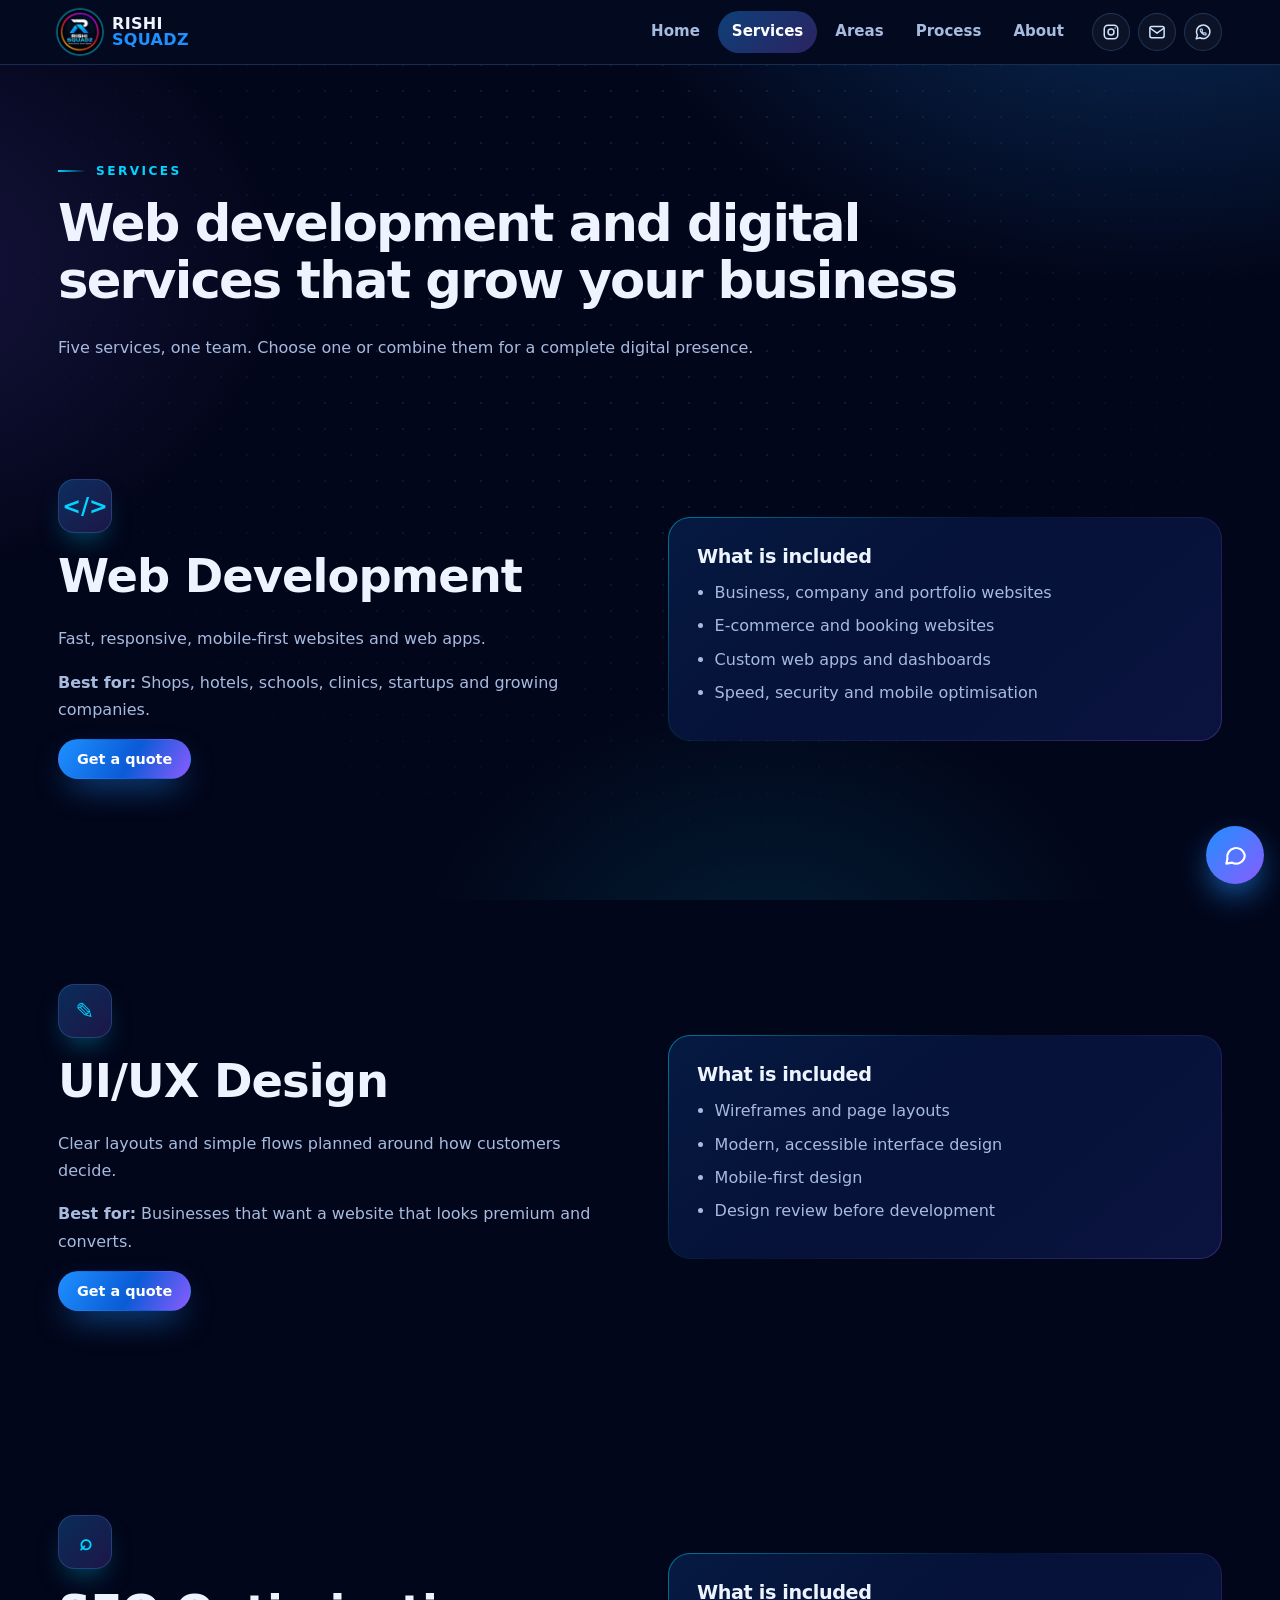
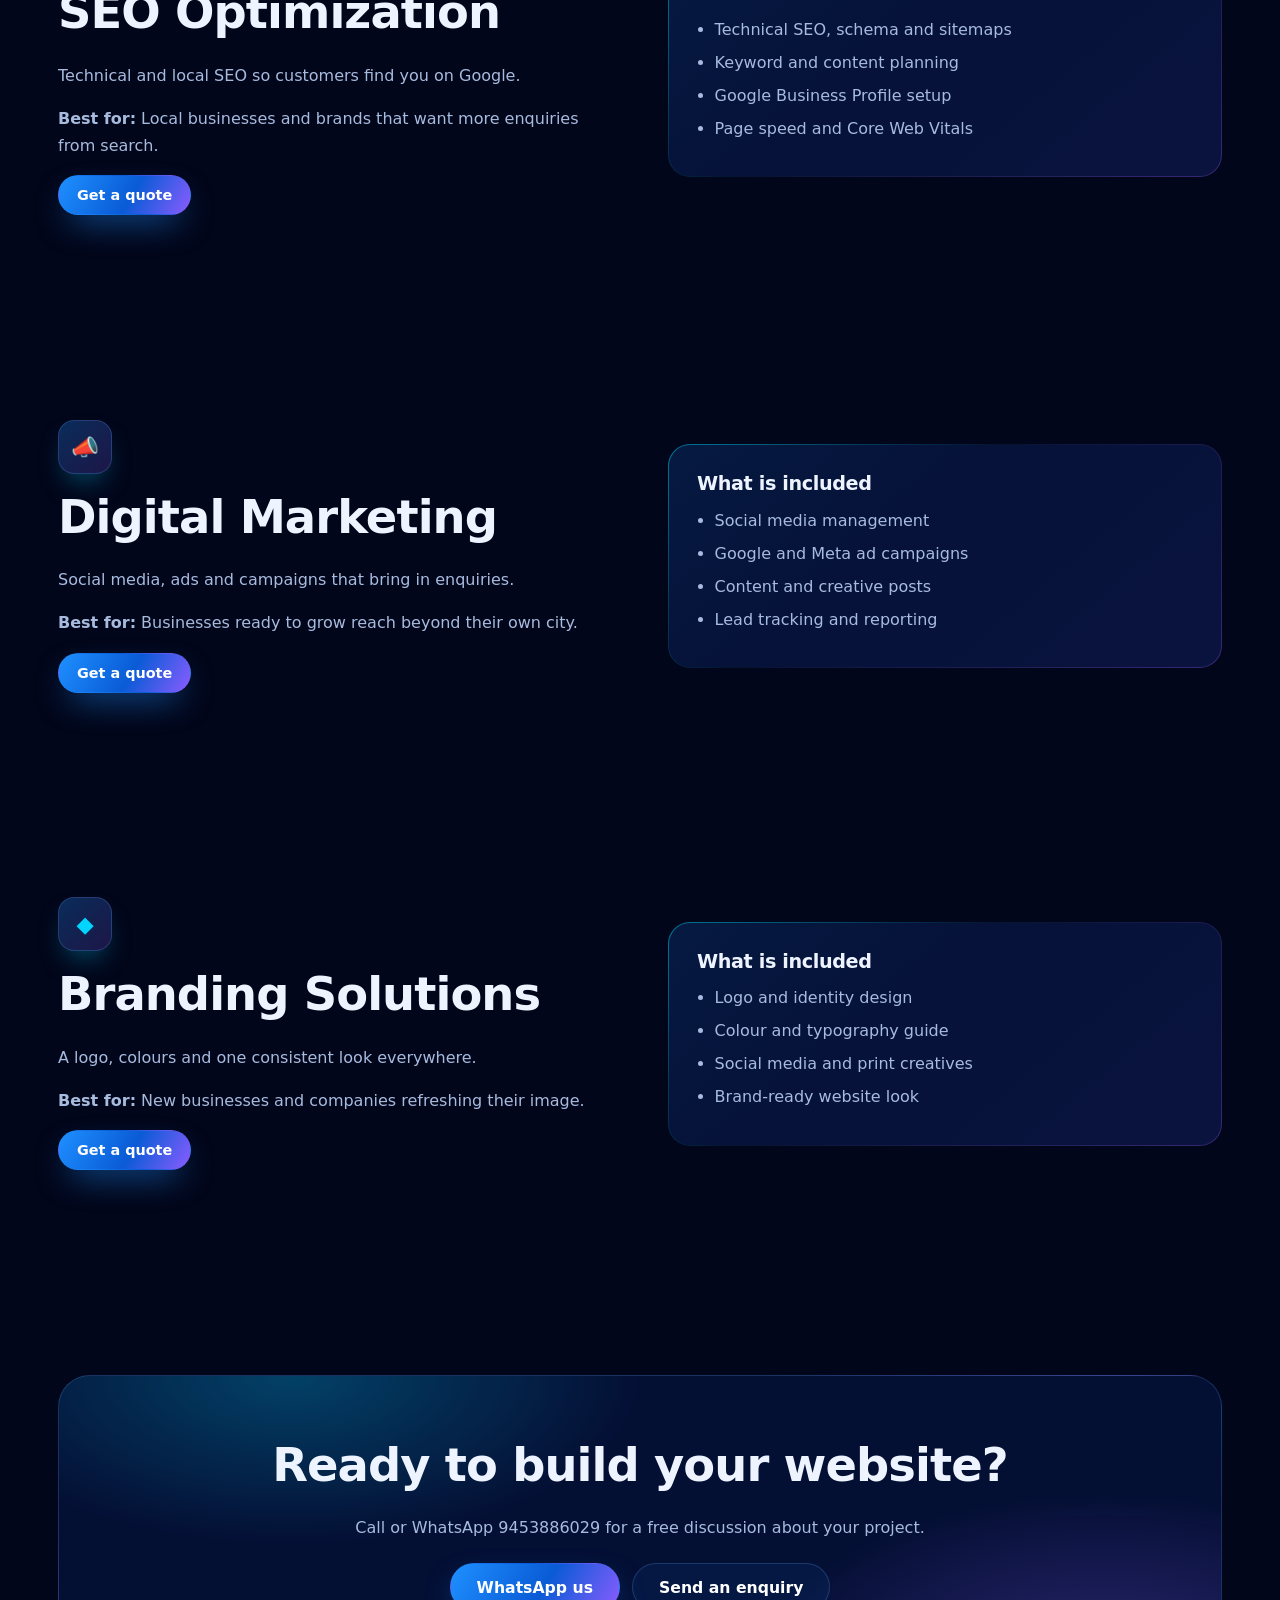
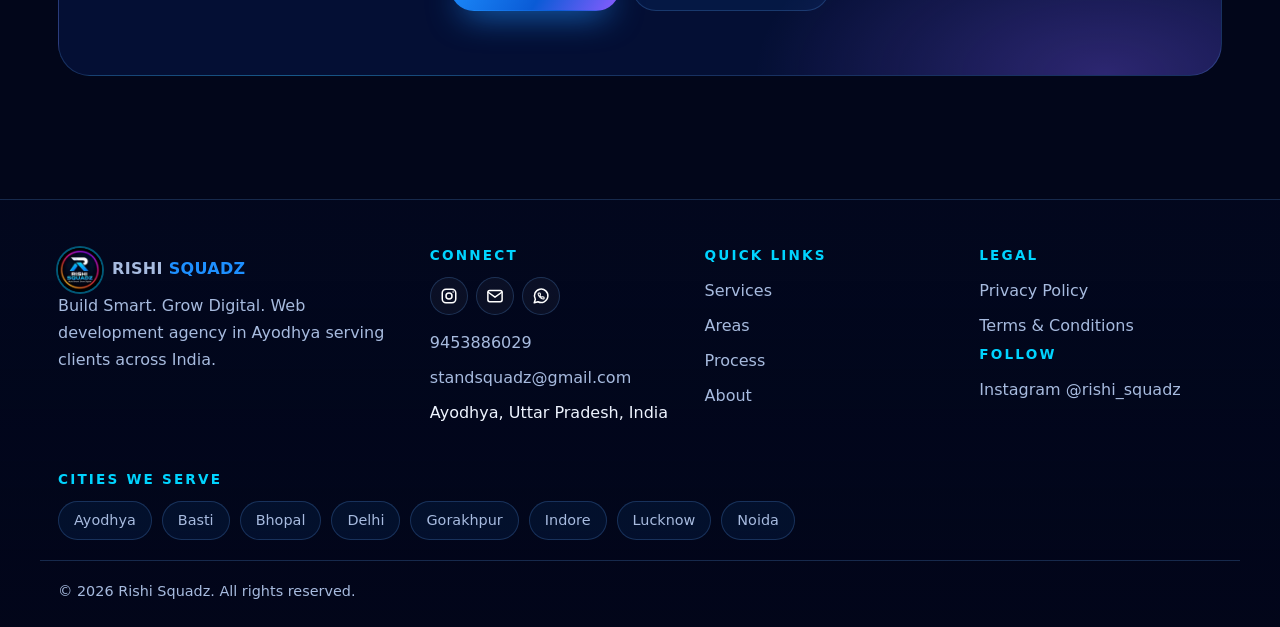
<file: services.html>
<!doctype html><html lang="en-IN"><head><meta charset="utf-8"><meta http-equiv="Content-Security-Policy" content="default-src 'self'; img-src 'self' data:; style-src 'self' 'unsafe-inline'; script-src 'self' 'unsafe-inline'; base-uri 'self'; object-src 'none'; form-action 'self'"><meta name="viewport" content="width=device-width,initial-scale=1">
<title>Web Development, SEO & Digital Marketing Services | Rishi Squadz</title><meta name="description" content="Web development, UI/UX design, SEO, digital marketing and branding services from Rishi Squadz, Ayodhya. Serving clients across India."><link rel="canonical" href="https://avil45.github.io/Portfolio/services.html"><link rel="alternate" hreflang="en-IN" href="https://avil45.github.io/Portfolio/services.html"><link rel="alternate" hreflang="x-default" href="https://avil45.github.io/Portfolio/services.html"><meta name="robots" content="index,follow,max-image-preview:large"><meta name="theme-color" content="#030a1f"><meta name="geo.region" content="IN-UP"><meta name="geo.placename" content="Ayodhya">
<meta property="og:type" content="website"><meta property="og:site_name" content="Rishi Squadz"><meta property="og:locale" content="en_IN"><meta property="og:title" content="Web Development, SEO & Digital Marketing Services | Rishi Squadz"><meta property="og:description" content="Web development, UI/UX design, SEO, digital marketing and branding services from Rishi Squadz, Ayodhya. Serving clients across India."><meta property="og:url" content="https://avil45.github.io/Portfolio/services.html"><meta property="og:image" content="https://avil45.github.io/Portfolio/img/og-image.jpg"><meta name="twitter:card" content="summary_large_image">
<link rel="icon" href="favicon.ico" sizes="32x32"><link rel="apple-touch-icon" href="img/icon-180.png"><link rel="manifest" href="site.webmanifest"><link rel="stylesheet" href="css/style.css"><script type="application/ld+json">{"@context": "https://schema.org", "@type": "BreadcrumbList", "itemListElement": [{"@type": "ListItem", "position": 1, "name": "Home", "item": "https://avil45.github.io/Portfolio/"}, {"@type": "ListItem", "position": 2, "name": "Web Development, SEO & Digital Marketing Services", "item": "https://avil45.github.io/Portfolio/services.html"}]}</script></head><body><a class="skip" href="#main">Skip to content</a>
<header><div class="bar"><a class="brand" href="index.html" aria-label="Rishi Squadz home"><img src="img/logo.webp" width="44" height="44" alt="Rishi Squadz logo"><span>RISHI<br><b>SQUADZ</b></span></a><button id="mb" aria-expanded="false" aria-controls="nav">Menu</button>
<nav id="nav" aria-label="Main"><ul><li><a href="index.html">Home</a></li><li><a href="services.html" aria-current="page">Services</a></li><li><a href="areas.html">Areas</a></li><li><a href="process.html">Process</a></li><li><a href="about.html">About</a></li></ul></nav><div class="soc" role="group" aria-label="Instagram, Gmail and WhatsApp"><a class="ig" href="https://www.instagram.com/rishi_squadz" target="_blank" rel="noopener me" aria-label="Instagram @rishi_squadz" title="Instagram"><svg viewBox="0 0 24 24" fill="none" stroke="currentColor" stroke-width="2" stroke-linecap="round" stroke-linejoin="round" aria-hidden="true"><rect x="3" y="3" width="18" height="18" rx="5"/><circle cx="12" cy="12" r="4"/><circle cx="17.5" cy="6.5" r="1" fill="currentColor" stroke="none"/></svg></a><a class="gm" href="mailto:standsquadz@gmail.com" aria-label="Email standsquadz@gmail.com" title="Gmail"><svg viewBox="0 0 24 24" fill="none" stroke="currentColor" stroke-width="2" stroke-linecap="round" stroke-linejoin="round" aria-hidden="true"><rect x="2.5" y="4.5" width="19" height="15" rx="2.5"/><path d="M3 7l9 6.5L21 7"/></svg></a><a class="wa" href="https://wa.me/919453886029" target="_blank" rel="noopener" aria-label="WhatsApp 9453886029" title="WhatsApp"><svg viewBox="0 0 24 24" fill="none" stroke="currentColor" stroke-width="2" stroke-linecap="round" stroke-linejoin="round" aria-hidden="true"><path d="M3 21l1.5-4.6A9 9 0 1 1 8 19.7z"/><path stroke-width="3.6" transform="translate(7.3 7.3) scale(.4)" d="M22 16.92v3a2 2 0 0 1-2.18 2 19.79 19.79 0 0 1-8.63-3.07 19.5 19.5 0 0 1-6-6 19.79 19.79 0 0 1-3.07-8.67A2 2 0 0 1 4.11 2h3a2 2 0 0 1 2 1.72c.127.96.361 1.903.7 2.81a2 2 0 0 1-.45 2.11L8.09 9.91a16 16 0 0 0 6 6l1.27-1.27a2 2 0 0 1 2.11-.45c.907.339 1.85.573 2.81.7A2 2 0 0 1 22 16.92z"/></svg></a></div></div></header><main id="main"><section class="ph"><div class="w"><p class="eb">Services</p><h1 style="font-size:clamp(2rem,4.6vw,3.2rem)">Web development and digital services that grow your business</h1><p class="m" style="max-width:44em">Five services, one team. Choose one or combine them for a complete digital presence.</p></div></section><section id="s0"><div class="w two"><div><div class="ic" aria-hidden="true">&lt;/&gt;</div><h2>Web Development</h2><p class="m">Fast, responsive, mobile-first websites and web apps.</p><p class="m"><b>Best for:</b> Shops, hotels, schools, clinics, startups and growing companies.</p><a class="btn s" href="contact.html">Get a quote</a></div><div class="card"><h3>What is included</h3><ul class="ls"><li>Business, company and portfolio websites</li><li>E-commerce and booking websites</li><li>Custom web apps and dashboards</li><li>Speed, security and mobile optimisation</li></ul></div></div></section><section id="s1"><div class="w two"><div><div class="ic" aria-hidden="true">✎</div><h2>UI/UX Design</h2><p class="m">Clear layouts and simple flows planned around how customers decide.</p><p class="m"><b>Best for:</b> Businesses that want a website that looks premium and converts.</p><a class="btn s" href="contact.html">Get a quote</a></div><div class="card"><h3>What is included</h3><ul class="ls"><li>Wireframes and page layouts</li><li>Modern, accessible interface design</li><li>Mobile-first design</li><li>Design review before development</li></ul></div></div></section><section id="s2"><div class="w two"><div><div class="ic" aria-hidden="true">⌕</div><h2>SEO Optimization</h2><p class="m">Technical and local SEO so customers find you on Google.</p><p class="m"><b>Best for:</b> Local businesses and brands that want more enquiries from search.</p><a class="btn s" href="contact.html">Get a quote</a></div><div class="card"><h3>What is included</h3><ul class="ls"><li>Technical SEO, schema and sitemaps</li><li>Keyword and content planning</li><li>Google Business Profile setup</li><li>Page speed and Core Web Vitals</li></ul></div></div></section><section id="s3"><div class="w two"><div><div class="ic" aria-hidden="true">📣</div><h2>Digital Marketing</h2><p class="m">Social media, ads and campaigns that bring in enquiries.</p><p class="m"><b>Best for:</b> Businesses ready to grow reach beyond their own city.</p><a class="btn s" href="contact.html">Get a quote</a></div><div class="card"><h3>What is included</h3><ul class="ls"><li>Social media management</li><li>Google and Meta ad campaigns</li><li>Content and creative posts</li><li>Lead tracking and reporting</li></ul></div></div></section><section id="s4"><div class="w two"><div><div class="ic" aria-hidden="true">◆</div><h2>Branding Solutions</h2><p class="m">A logo, colours and one consistent look everywhere.</p><p class="m"><b>Best for:</b> New businesses and companies refreshing their image.</p><a class="btn s" href="contact.html">Get a quote</a></div><div class="card"><h3>What is included</h3><ul class="ls"><li>Logo and identity design</li><li>Colour and typography guide</li><li>Social media and print creatives</li><li>Brand-ready website look</li></ul></div></div></section><section><div class="w"><div class="cta"><h2>Ready to build your website?</h2><p class="m">Call or WhatsApp 9453886029 for a free discussion about your project.</p><div class="row" style="justify-content:center"><a class="btn" href="https://wa.me/919453886029" target="_blank" rel="noopener">WhatsApp us</a><a class="btn g" href="contact.html">Send an enquiry</a></div></div></div></section></main><footer><div class="w fg"><div><a class="brand" href="index.html"><img src="img/logo.webp" width="44" height="44" alt="" loading="lazy"><span>RISHI <b>SQUADZ</b></span></a><p class="m">Build Smart. Grow Digital. Web development agency in Ayodhya serving clients across India.</p></div>
<div><h2>Connect</h2><div class="soc" role="group" aria-label="Instagram, Gmail and WhatsApp"><a class="ig" href="https://www.instagram.com/rishi_squadz" target="_blank" rel="noopener me" aria-label="Instagram @rishi_squadz" title="Instagram"><svg viewBox="0 0 24 24" fill="none" stroke="currentColor" stroke-width="2" stroke-linecap="round" stroke-linejoin="round" aria-hidden="true"><rect x="3" y="3" width="18" height="18" rx="5"/><circle cx="12" cy="12" r="4"/><circle cx="17.5" cy="6.5" r="1" fill="currentColor" stroke="none"/></svg></a><a class="gm" href="mailto:standsquadz@gmail.com" aria-label="Email standsquadz@gmail.com" title="Gmail"><svg viewBox="0 0 24 24" fill="none" stroke="currentColor" stroke-width="2" stroke-linecap="round" stroke-linejoin="round" aria-hidden="true"><rect x="2.5" y="4.5" width="19" height="15" rx="2.5"/><path d="M3 7l9 6.5L21 7"/></svg></a><a class="wa" href="https://wa.me/919453886029" target="_blank" rel="noopener" aria-label="WhatsApp 9453886029" title="WhatsApp"><svg viewBox="0 0 24 24" fill="none" stroke="currentColor" stroke-width="2" stroke-linecap="round" stroke-linejoin="round" aria-hidden="true"><path d="M3 21l1.5-4.6A9 9 0 1 1 8 19.7z"/><path stroke-width="3.6" transform="translate(7.3 7.3) scale(.4)" d="M22 16.92v3a2 2 0 0 1-2.18 2 19.79 19.79 0 0 1-8.63-3.07 19.5 19.5 0 0 1-6-6 19.79 19.79 0 0 1-3.07-8.67A2 2 0 0 1 4.11 2h3a2 2 0 0 1 2 1.72c.127.96.361 1.903.7 2.81a2 2 0 0 1-.45 2.11L8.09 9.91a16 16 0 0 0 6 6l1.27-1.27a2 2 0 0 1 2.11-.45c.907.339 1.85.573 2.81.7A2 2 0 0 1 22 16.92z"/></svg></a></div><ul><li><a href="tel:+919453886029">9453886029</a></li><li><a href="mailto:standsquadz@gmail.com">standsquadz@gmail.com</a></li><li>Ayodhya, Uttar Pradesh, India</li></ul></div>
<div><h2>Quick links</h2><ul><li><a href="services.html">Services</a></li><li><a href="areas.html">Areas</a></li><li><a href="process.html">Process</a></li><li><a href="about.html">About</a></li></ul></div>
<div><h2>Legal</h2><ul><li><a href="privacy-policy.html">Privacy Policy</a></li><li><a href="terms.html">Terms &amp; Conditions</a></li></ul><h2>Follow</h2><ul><li><a href="https://www.instagram.com/rishi_squadz" target="_blank" rel="noopener me">Instagram @rishi_squadz</a></li></ul></div></div>
<div class="w ct"><h2>Cities we serve</h2><ul><li><a href="areas.html#ayodhya">Ayodhya</a></li><li><a href="areas.html#basti">Basti</a></li><li><a href="areas.html#bhopal">Bhopal</a></li><li><a href="areas.html#delhi">Delhi</a></li><li><a href="areas.html#gorakhpur">Gorakhpur</a></li><li><a href="areas.html#indore">Indore</a></li><li><a href="areas.html#lucknow">Lucknow</a></li><li><a href="areas.html#noida">Noida</a></li></ul></div><div class="w cp">&copy; <span class="yr">2026</span> Rishi Squadz. All rights reserved.</div></footer><script src="js/main.js" defer></script><script src="js/smart.js" defer></script></body></html>
</file>
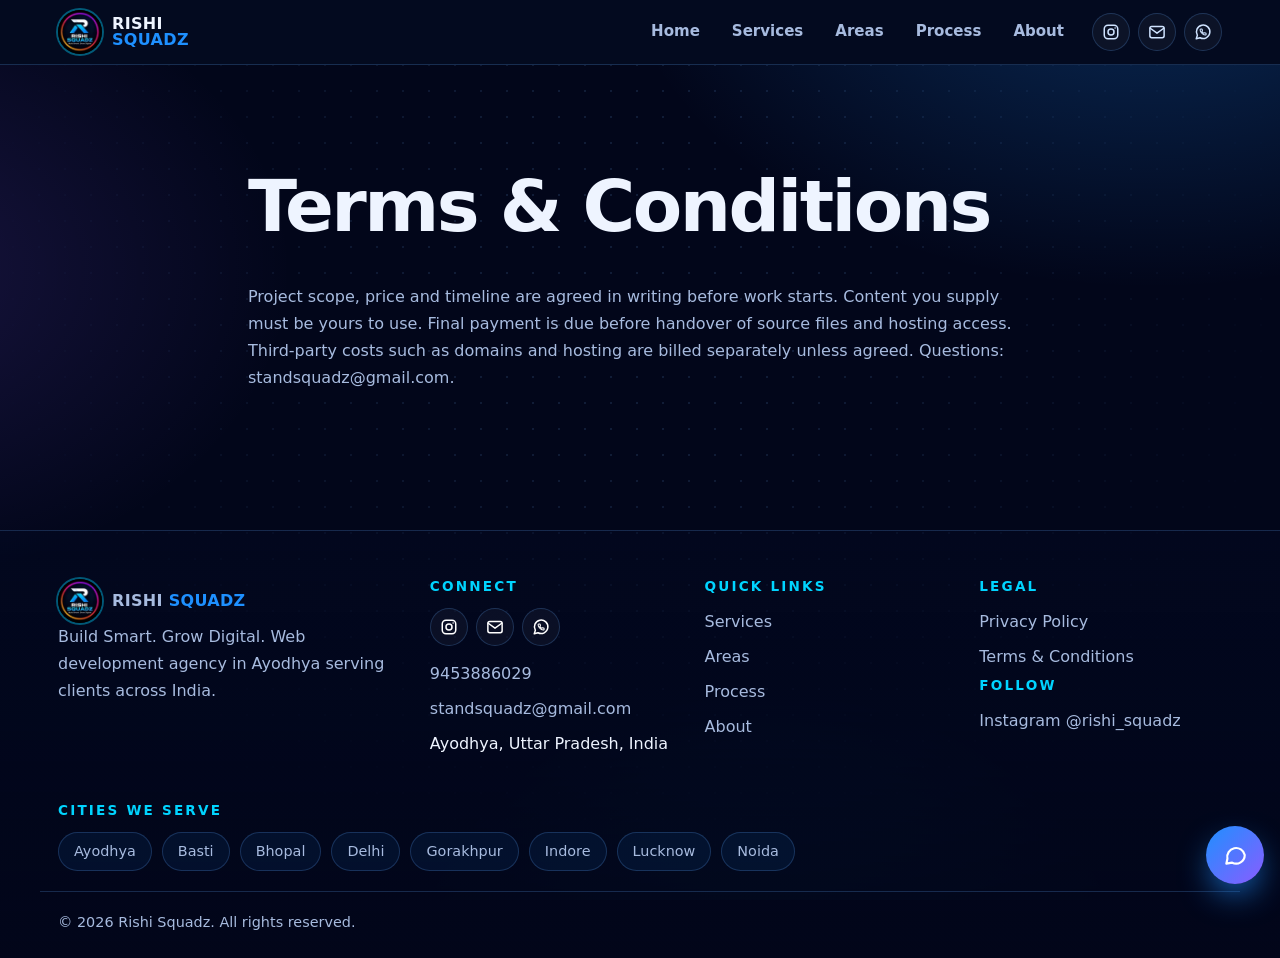
<file: terms.html>
<!doctype html><html lang="en-IN"><head><meta charset="utf-8"><meta http-equiv="Content-Security-Policy" content="default-src 'self'; img-src 'self' data:; style-src 'self' 'unsafe-inline'; script-src 'self' 'unsafe-inline'; base-uri 'self'; object-src 'none'; form-action 'self'"><meta name="viewport" content="width=device-width,initial-scale=1">
<title>Terms and Conditions | Rishi Squadz</title><meta name="description" content="Terms and Conditions of Rishi Squadz, Ayodhya."><link rel="canonical" href="https://avil45.github.io/Portfolio/terms.html"><link rel="alternate" hreflang="en-IN" href="https://avil45.github.io/Portfolio/terms.html"><link rel="alternate" hreflang="x-default" href="https://avil45.github.io/Portfolio/terms.html"><meta name="robots" content="index,follow,max-image-preview:large"><meta name="theme-color" content="#030a1f"><meta name="geo.region" content="IN-UP"><meta name="geo.placename" content="Ayodhya">
<meta property="og:type" content="website"><meta property="og:site_name" content="Rishi Squadz"><meta property="og:locale" content="en_IN"><meta property="og:title" content="Terms and Conditions | Rishi Squadz"><meta property="og:description" content="Terms and Conditions of Rishi Squadz, Ayodhya."><meta property="og:url" content="https://avil45.github.io/Portfolio/terms.html"><meta property="og:image" content="https://avil45.github.io/Portfolio/img/og-image.jpg"><meta name="twitter:card" content="summary_large_image">
<link rel="icon" href="favicon.ico" sizes="32x32"><link rel="apple-touch-icon" href="img/icon-180.png"><link rel="manifest" href="site.webmanifest"><link rel="stylesheet" href="css/style.css"><script type="application/ld+json">{"@context": "https://schema.org", "@type": "BreadcrumbList", "itemListElement": [{"@type": "ListItem", "position": 1, "name": "Home", "item": "https://avil45.github.io/Portfolio/"}, {"@type": "ListItem", "position": 2, "name": "Terms and Conditions", "item": "https://avil45.github.io/Portfolio/terms.html"}]}</script></head><body><a class="skip" href="#main">Skip to content</a>
<header><div class="bar"><a class="brand" href="index.html" aria-label="Rishi Squadz home"><img src="img/logo.webp" width="44" height="44" alt="Rishi Squadz logo"><span>RISHI<br><b>SQUADZ</b></span></a><button id="mb" aria-expanded="false" aria-controls="nav">Menu</button>
<nav id="nav" aria-label="Main"><ul><li><a href="index.html">Home</a></li><li><a href="services.html">Services</a></li><li><a href="areas.html">Areas</a></li><li><a href="process.html">Process</a></li><li><a href="about.html">About</a></li></ul></nav><div class="soc" role="group" aria-label="Instagram, Gmail and WhatsApp"><a class="ig" href="https://www.instagram.com/rishi_squadz" target="_blank" rel="noopener me" aria-label="Instagram @rishi_squadz" title="Instagram"><svg viewBox="0 0 24 24" fill="none" stroke="currentColor" stroke-width="2" stroke-linecap="round" stroke-linejoin="round" aria-hidden="true"><rect x="3" y="3" width="18" height="18" rx="5"/><circle cx="12" cy="12" r="4"/><circle cx="17.5" cy="6.5" r="1" fill="currentColor" stroke="none"/></svg></a><a class="gm" href="mailto:standsquadz@gmail.com" aria-label="Email standsquadz@gmail.com" title="Gmail"><svg viewBox="0 0 24 24" fill="none" stroke="currentColor" stroke-width="2" stroke-linecap="round" stroke-linejoin="round" aria-hidden="true"><rect x="2.5" y="4.5" width="19" height="15" rx="2.5"/><path d="M3 7l9 6.5L21 7"/></svg></a><a class="wa" href="https://wa.me/919453886029" target="_blank" rel="noopener" aria-label="WhatsApp 9453886029" title="WhatsApp"><svg viewBox="0 0 24 24" fill="none" stroke="currentColor" stroke-width="2" stroke-linecap="round" stroke-linejoin="round" aria-hidden="true"><path d="M3 21l1.5-4.6A9 9 0 1 1 8 19.7z"/><path stroke-width="3.6" transform="translate(7.3 7.3) scale(.4)" d="M22 16.92v3a2 2 0 0 1-2.18 2 19.79 19.79 0 0 1-8.63-3.07 19.5 19.5 0 0 1-6-6 19.79 19.79 0 0 1-3.07-8.67A2 2 0 0 1 4.11 2h3a2 2 0 0 1 2 1.72c.127.96.361 1.903.7 2.81a2 2 0 0 1-.45 2.11L8.09 9.91a16 16 0 0 0 6 6l1.27-1.27a2 2 0 0 1 2.11-.45c.907.339 1.85.573 2.81.7A2 2 0 0 1 22 16.92z"/></svg></a></div></div></header><main id="main"><section><div class="w legal"><h1>Terms &amp; Conditions</h1><p class="m">Project scope, price and timeline are agreed in writing before work starts. Content you supply must be yours to use. Final payment is due before handover of source files and hosting access. Third-party costs such as domains and hosting are billed separately unless agreed. Questions: standsquadz@gmail.com.</p></div></section></main><footer><div class="w fg"><div><a class="brand" href="index.html"><img src="img/logo.webp" width="44" height="44" alt="" loading="lazy"><span>RISHI <b>SQUADZ</b></span></a><p class="m">Build Smart. Grow Digital. Web development agency in Ayodhya serving clients across India.</p></div>
<div><h2>Connect</h2><div class="soc" role="group" aria-label="Instagram, Gmail and WhatsApp"><a class="ig" href="https://www.instagram.com/rishi_squadz" target="_blank" rel="noopener me" aria-label="Instagram @rishi_squadz" title="Instagram"><svg viewBox="0 0 24 24" fill="none" stroke="currentColor" stroke-width="2" stroke-linecap="round" stroke-linejoin="round" aria-hidden="true"><rect x="3" y="3" width="18" height="18" rx="5"/><circle cx="12" cy="12" r="4"/><circle cx="17.5" cy="6.5" r="1" fill="currentColor" stroke="none"/></svg></a><a class="gm" href="mailto:standsquadz@gmail.com" aria-label="Email standsquadz@gmail.com" title="Gmail"><svg viewBox="0 0 24 24" fill="none" stroke="currentColor" stroke-width="2" stroke-linecap="round" stroke-linejoin="round" aria-hidden="true"><rect x="2.5" y="4.5" width="19" height="15" rx="2.5"/><path d="M3 7l9 6.5L21 7"/></svg></a><a class="wa" href="https://wa.me/919453886029" target="_blank" rel="noopener" aria-label="WhatsApp 9453886029" title="WhatsApp"><svg viewBox="0 0 24 24" fill="none" stroke="currentColor" stroke-width="2" stroke-linecap="round" stroke-linejoin="round" aria-hidden="true"><path d="M3 21l1.5-4.6A9 9 0 1 1 8 19.7z"/><path stroke-width="3.6" transform="translate(7.3 7.3) scale(.4)" d="M22 16.92v3a2 2 0 0 1-2.18 2 19.79 19.79 0 0 1-8.63-3.07 19.5 19.5 0 0 1-6-6 19.79 19.79 0 0 1-3.07-8.67A2 2 0 0 1 4.11 2h3a2 2 0 0 1 2 1.72c.127.96.361 1.903.7 2.81a2 2 0 0 1-.45 2.11L8.09 9.91a16 16 0 0 0 6 6l1.27-1.27a2 2 0 0 1 2.11-.45c.907.339 1.85.573 2.81.7A2 2 0 0 1 22 16.92z"/></svg></a></div><ul><li><a href="tel:+919453886029">9453886029</a></li><li><a href="mailto:standsquadz@gmail.com">standsquadz@gmail.com</a></li><li>Ayodhya, Uttar Pradesh, India</li></ul></div>
<div><h2>Quick links</h2><ul><li><a href="services.html">Services</a></li><li><a href="areas.html">Areas</a></li><li><a href="process.html">Process</a></li><li><a href="about.html">About</a></li></ul></div>
<div><h2>Legal</h2><ul><li><a href="privacy-policy.html">Privacy Policy</a></li><li><a href="terms.html">Terms &amp; Conditions</a></li></ul><h2>Follow</h2><ul><li><a href="https://www.instagram.com/rishi_squadz" target="_blank" rel="noopener me">Instagram @rishi_squadz</a></li></ul></div></div>
<div class="w ct"><h2>Cities we serve</h2><ul><li><a href="areas.html#ayodhya">Ayodhya</a></li><li><a href="areas.html#basti">Basti</a></li><li><a href="areas.html#bhopal">Bhopal</a></li><li><a href="areas.html#delhi">Delhi</a></li><li><a href="areas.html#gorakhpur">Gorakhpur</a></li><li><a href="areas.html#indore">Indore</a></li><li><a href="areas.html#lucknow">Lucknow</a></li><li><a href="areas.html#noida">Noida</a></li></ul></div><div class="w cp">&copy; <span class="yr">2026</span> Rishi Squadz. All rights reserved.</div></footer><script src="js/main.js" defer></script><script src="js/smart.js" defer></script></body></html>
</file>
<file: css/style.css>
:root{--bg:#02061a;--p:rgba(10,30,84,.5);--l:rgba(96,170,255,.22);--fg:#eef4ff;--m:#a7bbdf;--a:#1e90ff;--a2:#00d4ff;--v:#8a5cff;--f:ui-sans-serif,system-ui,"Segoe UI Variable Display","Segoe UI",Roboto,"Helvetica Neue",Arial,sans-serif;--r:22px}
*{box-sizing:border-box}html{scroll-behavior:smooth;scroll-padding-top:80px;-webkit-text-size-adjust:100%}
body{margin:0;color:var(--fg);font:16px/1.7 var(--f);overflow-x:hidden;background:var(--bg);background-image:radial-gradient(900px 600px at 90% -8%,rgba(30,144,255,.28),transparent 60%),radial-gradient(700px 520px at -10% 30%,rgba(138,92,255,.16),transparent 60%),radial-gradient(600px 500px at 60% 110%,rgba(0,212,255,.12),transparent 60%);background-attachment:fixed}
body::before{content:"";position:fixed;inset:0;z-index:-1;background:radial-gradient(rgba(120,180,255,.13) 1px,transparent 1.2px) 0 0/26px 26px;mask-image:radial-gradient(ellipse at 50% 30%,#000 20%,transparent 75%);-webkit-mask-image:radial-gradient(ellipse at 50% 30%,#000 20%,transparent 75%);pointer-events:none}
h1,h2,h3{line-height:1.1;margin:0 0 .5em;text-wrap:balance;letter-spacing:-.02em}h1{font-size:clamp(2.2rem,6vw,4.5rem);font-weight:800;letter-spacing:-.035em}h2{font-size:clamp(1.8rem,4vw,2.9rem);font-weight:800}h3{font-weight:700}p{margin:0 0 1em}a{color:inherit}img{max-width:100%;height:auto}
:focus-visible{outline:2px solid var(--a2);outline-offset:3px;border-radius:6px}.skip{position:absolute;left:-999px}.skip:focus{left:8px;top:8px;background:#fff;color:#000;padding:8px;z-index:99}
.w{max-width:1200px;margin:auto;padding:0 max(18px,env(safe-area-inset-left))}section{padding:clamp(52px,8vw,104px) 0}
.grad{background:linear-gradient(95deg,var(--a2),var(--a) 45%,var(--v));-webkit-background-clip:text;background-clip:text;color:transparent}.m{color:var(--m)}
.eb{display:inline-flex;align-items:center;gap:10px;color:var(--a2);letter-spacing:.2em;text-transform:uppercase;font-size:.76rem;font-weight:800;margin-bottom:14px}.eb::before{content:"";width:28px;height:2px;background:linear-gradient(90deg,var(--a2),transparent)}
header{position:sticky;top:0;z-index:30;background:#030a1f;border-bottom:1px solid var(--l)}
.bar{display:flex;align-items:center;gap:14px;max-width:1200px;margin:auto;padding:10px max(18px,env(safe-area-inset-left))}
.brand{display:flex;align-items:center;gap:10px;text-decoration:none;font-weight:800;line-height:1.02;margin-right:auto;letter-spacing:.02em}.brand img{border-radius:50%;box-shadow:0 0 0 2px rgba(0,212,255,.4)}.brand b{color:var(--a)}
nav ul{display:flex;gap:4px;list-style:none;margin:0;padding:0}nav a{display:block;text-decoration:none;color:var(--m);font-weight:600;font-size:.94rem;padding:8px 14px;border-radius:99px;transition:.2s}nav a:hover{color:#fff;background:rgba(30,144,255,.16)}nav a[aria-current]{color:#fff;background:linear-gradient(135deg,rgba(30,144,255,.4),rgba(138,92,255,.3))}
.soc{display:flex;gap:8px;align-items:center}.soc a{width:38px;height:38px;border-radius:50%;display:grid;place-items:center;color:#cfe3ff;background:rgba(255,255,255,.04);border:1px solid var(--l);transition:.25s}.soc svg{width:18px;height:18px}.soc a:hover{color:#fff;transform:translateY(-2px);border-color:transparent}.soc .ig:hover{background:radial-gradient(circle at 30% 107%,#fdf497 0,#fd5949 45%,#d6249f 62%,#285aeb 92%)}.soc .gm:hover{background:#ea4335}.soc .wa:hover{background:#25d366}
#mb{display:none;background:rgba(30,144,255,.15);border:1px solid var(--l);color:#fff;border-radius:99px;padding:9px 16px;font:700 .9rem var(--f);min-height:40px}
.btn{position:relative;overflow:hidden;display:inline-flex;align-items:center;justify-content:center;min-height:48px;padding:12px 26px;border-radius:99px;border:1px solid transparent;background:linear-gradient(120deg,var(--a),#0a5bd6 55%,var(--v));color:#fff;font:700 .98rem var(--f);text-decoration:none;cursor:pointer;box-shadow:0 14px 34px -12px rgba(30,144,255,.8);transition:transform .25s,box-shadow .25s}.btn::after{content:"";position:absolute;inset:0;background:linear-gradient(110deg,transparent 35%,rgba(255,255,255,.35) 50%,transparent 65%);transform:translateX(-120%);transition:transform .6s}.btn:hover{transform:translateY(-3px)}.btn:hover::after{transform:translateX(120%)}.btn.g{background:rgba(30,144,255,.08);border-color:var(--l);box-shadow:none}.btn.s{min-height:40px;padding:8px 18px;font-size:.9rem}
.hero{display:grid;grid-template-columns:1.02fr .98fr;gap:clamp(20px,4vw,48px);align-items:center}.hero .m{font-size:clamp(1.02rem,2vw,1.2rem);max-width:33em}.row{display:flex;flex-wrap:wrap;gap:12px;margin-top:22px}
.net{position:relative;height:520px;border-radius:30px;border:1px solid var(--l);background:radial-gradient(closest-side,rgba(30,144,255,.22),transparent 82%),rgba(4,12,40,.35);box-shadow:inset 0 0 80px rgba(30,144,255,.12)}.net canvas{width:100%;height:100%;display:block}
.chip{position:absolute;padding:9px 15px;border-radius:14px;background:rgba(8,24,72,.82);backdrop-filter:blur(8px);border:1px solid var(--l);font-weight:700;font-size:.85rem;animation:fl 6s ease-in-out infinite}.chip.a{left:14px;top:16px}.chip.b{right:14px;bottom:16px;animation-delay:-3s}@keyframes fl{50%{translate:0 -10px}}
.grid{display:grid;grid-template-columns:repeat(auto-fit,minmax(min(100%,260px),1fr));gap:18px;perspective:1100px}
.card,.stat,.fc,details{position:relative;border:1px solid transparent;border-radius:var(--r);background:linear-gradient(rgba(6,18,58,.92),rgba(6,18,58,.92)) padding-box,linear-gradient(140deg,rgba(0,212,255,.55),rgba(30,144,255,.1) 40%,rgba(138,92,255,.4)) border-box}
.card::before,.stat::before,.fc::before{content:"";position:absolute;inset:0;border-radius:inherit;background:radial-gradient(280px circle at var(--mx,50%) var(--my,0%),rgba(0,212,255,.18),transparent 62%);opacity:0;transition:opacity .3s;pointer-events:none}.card:hover::before,.stat:hover::before,.fc:hover::before{opacity:1}
.card{padding:28px;transform-style:preserve-3d;transition:transform .25s}.card h3{font-size:1.2rem;transform:translateZ(20px)}.card p{color:var(--m);margin:0}.card a{color:var(--a2)}
.ic{width:54px;height:54px;border-radius:16px;display:grid;place-items:center;background:linear-gradient(135deg,rgba(30,144,255,.28),rgba(138,92,255,.2));border:1px solid var(--l);font-size:1.4rem;font-weight:800;color:var(--a2);margin-bottom:18px;transform:translateZ(34px);box-shadow:0 14px 28px -12px rgba(0,212,255,.5)}
.stats{display:grid;grid-template-columns:repeat(auto-fit,minmax(min(100%,170px),1fr));gap:14px}.stat{padding:24px;text-align:center}.stat b{display:block;font-size:clamp(1.8rem,4vw,2.5rem);line-height:1.15;background:linear-gradient(95deg,#fff,var(--a2));-webkit-background-clip:text;background-clip:text;color:transparent}.stat span{color:var(--m);font-size:.9rem}
.two{display:grid;grid-template-columns:1fr 1fr;gap:clamp(24px,5vw,56px);align-items:center}.two img{border-radius:26px;border:1px solid var(--l);box-shadow:0 30px 70px -30px rgba(0,120,255,.6)}
.cta{text-align:center;padding:clamp(36px,6vw,64px) 20px;border-radius:32px;border:1px solid var(--l);background:radial-gradient(500px 240px at 20% 0,rgba(0,212,255,.25),transparent 70%),radial-gradient(500px 260px at 90% 100%,rgba(138,92,255,.3),transparent 70%),rgba(6,20,64,.7)}
.tags{display:flex;flex-wrap:wrap;gap:10px;list-style:none;padding:0;margin:0}.tags li{padding:9px 18px;border-radius:99px;border:1px solid var(--l);background:var(--p);font-weight:600}
details{padding:16px 20px;margin-bottom:12px}summary{cursor:pointer;font-weight:700;min-height:28px}details[open] summary{color:var(--a2)}details p{margin:10px 0 0;color:var(--m)}
form{display:grid;gap:14px}label{font-weight:600;font-size:.9rem;display:grid;gap:6px}input,select,textarea{font:inherit;font-size:16px;color:var(--fg);background:rgba(2,8,30,.8);border:1px solid var(--l);border-radius:14px;padding:13px 14px;min-height:48px;transition:border-color .2s,box-shadow .2s}input:focus,select:focus,textarea:focus{outline:none;border-color:var(--a2);box-shadow:0 0 0 3px rgba(0,212,255,.2)}textarea{min-height:120px}.fc{padding:clamp(20px,4vw,32px)}#st{min-height:1.4em;color:#9fe0b0}
.ph{padding-top:clamp(44px,7vw,88px)!important;padding-bottom:0!important}.ls{color:var(--m);padding-left:1.1em;margin:12px 0 0}.ls li{margin-bottom:6px}.sp{margin-top:20px}.legal{max-width:820px}.legal h2{font-size:1.4rem;margin-top:1.6em}
footer{margin-top:20px;border-top:1px solid var(--l);padding:48px 0 calc(24px + env(safe-area-inset-bottom));background:linear-gradient(180deg,rgba(3,10,36,.4),rgba(2,6,26,.95))}.fg{display:grid;grid-template-columns:1.4fr 1fr 1fr 1fr;gap:32px}footer h2{font-size:.85rem;letter-spacing:.16em;text-transform:uppercase;color:var(--a2);margin-bottom:14px}footer ul{list-style:none;padding:0;margin:0}footer li{margin-bottom:8px}footer a{color:var(--m);text-decoration:none}footer a:hover{color:#fff}footer .soc{margin-bottom:14px}footer .soc a{color:#fff}.cp{margin-top:32px;padding-top:18px;border-top:1px solid var(--l);color:var(--m);font-size:.9rem}
.rv{opacity:0;transform:translateY(26px);transition:opacity .8s cubic-bezier(.2,.7,.2,1),transform .8s cubic-bezier(.2,.7,.2,1)}.rv.in{opacity:1;transform:none}
@media(max-width:1000px){.fg{grid-template-columns:1fr 1fr}}
@media(max-width:900px){.hero,.two{grid-template-columns:1fr}.net{height:420px}#mb{display:block}.bar{gap:10px}nav{position:absolute;left:0;right:0;top:100%;padding:10px 14px 16px;border-radius:0 0 20px 20px;border-top:0;background:rgba(4,12,40,.96);backdrop-filter:blur(16px);border:1px solid var(--l);opacity:0;visibility:hidden;transform:translateY(-8px) scale(.98);transition:.25s}nav.o{opacity:1;visibility:visible;transform:none}nav ul{flex-direction:column}nav a{padding:14px 16px;font-size:1.05rem}.row .btn{flex:1 1 200px}}
@media(max-width:520px){.soc a{width:38px;height:38px}.soc{gap:6px}.net{height:340px}.fg{grid-template-columns:1fr}.chip{font-size:.75rem;padding:7px 11px}.card{padding:22px}.bar{padding:8px 12px}}
@media(hover:none){.card::before{display:none}}
@media(prefers-reduced-motion:reduce){*{animation:none!important;transition:none!important}html{scroll-behavior:auto}.rv{opacity:1;transform:none}}
.pg{position:fixed;left:0;top:0;height:3px;width:100%;transform:scaleX(0);transform-origin:0 50%;background:linear-gradient(90deg,var(--a2),var(--a),var(--v));z-index:60}
.fab{position:fixed;right:max(16px,env(safe-area-inset-right));bottom:max(16px,env(safe-area-inset-bottom));z-index:50;width:58px;height:58px;border-radius:50%;border:0;color:#fff;cursor:pointer;display:grid;place-items:center;background:linear-gradient(135deg,var(--a),var(--v));box-shadow:0 14px 34px -8px rgba(30,144,255,.9);transition:transform .25s}.fab:hover{transform:scale(1.08)}.fab svg{width:26px;height:26px}
.ai{position:fixed;right:max(16px,env(safe-area-inset-right));bottom:calc(max(16px,env(safe-area-inset-bottom)) + 70px);z-index:50;width:min(370px,calc(100vw - 32px));max-height:min(72vh,540px);display:none;flex-direction:column;border-radius:24px;border:1px solid var(--l);background:rgba(4,12,40,.97);backdrop-filter:blur(16px);box-shadow:0 30px 80px -20px rgba(0,100,255,.7);overflow:hidden}.ai.o{display:flex;animation:pop .25s ease}@keyframes pop{from{opacity:0;transform:translateY(12px) scale(.97)}}
.ai h2{margin:0;padding:14px 18px;font-size:1rem;display:flex;justify-content:space-between;align-items:center;background:linear-gradient(120deg,rgba(30,144,255,.35),rgba(138,92,255,.3))}.ai h2 button{background:none;border:0;color:#fff;font-size:1.4rem;cursor:pointer;min-width:36px;min-height:36px}
.ml{flex:1;overflow:auto;padding:14px;display:flex;flex-direction:column;gap:10px}.ml p{margin:0;padding:10px 14px;border-radius:16px;max-width:90%;font-size:.94rem;line-height:1.5}.ml .b{background:rgba(30,144,255,.16);border:1px solid var(--l);align-self:flex-start}.ml .u{background:linear-gradient(135deg,var(--a),#0a5bd6);align-self:flex-end}.ml a{color:var(--a2)}
.ch{display:flex;flex-wrap:wrap;gap:8px;padding:0 14px 10px}.ch button{border:1px solid var(--l);background:rgba(30,144,255,.1);color:var(--fg);border-radius:99px;padding:8px 14px;font:600 .82rem var(--f);cursor:pointer;min-height:36px}.ch button:hover{border-color:var(--a2)}
.ai form{display:flex;gap:8px;padding:10px 14px 14px;border-top:1px solid var(--l)}.ai input{flex:1;min-height:44px;padding:8px 14px;border-radius:99px}.ai form button{border:0;border-radius:99px;padding:0 18px;font:700 .9rem var(--f);color:#fff;background:linear-gradient(135deg,var(--a),var(--v));cursor:pointer}
@media(max-width:400px){.brand span{display:none}}
.ct{margin-top:34px;padding-top:4px}.ct ul{display:flex;flex-wrap:wrap;gap:8px 10px}.ct li{margin:0}.ct a{display:block;padding:6px 15px;border-radius:99px;border:1px solid var(--l);background:rgba(30,144,255,.08);font-size:.9rem}.ct a:hover{border-color:var(--a2)}.cp{margin-top:20px}
.tags a{display:block;text-decoration:none}.card:target{box-shadow:0 0 0 2px var(--a2),0 20px 60px -20px rgba(0,212,255,.6)}
@media(max-width:900px){body{background-attachment:scroll}}
.sl{padding:clamp(28px,5vw,56px) 0}.sl-in{position:relative;border-radius:32px;border:1px solid var(--l);overflow:hidden;background:linear-gradient(105deg,rgba(2,6,26,.97) 30%,rgba(2,6,26,.8)),url(../img/banner.webp) center/cover;box-shadow:0 40px 90px -40px rgba(0,110,255,.55)}
.sl-track{display:flex;transition:transform .7s cubic-bezier(.65,0,.25,1)}.sl-s{flex:0 0 100%;display:grid;grid-template-columns:1.1fr .9fr;gap:24px;align-items:center;padding:clamp(28px,5vw,64px);padding-bottom:calc(clamp(28px,5vw,64px) + 40px)}
.sl-t h2{font-size:clamp(1.6rem,3.6vw,2.7rem);margin-bottom:.4em}.sl-t p{color:var(--m);max-width:30em}
.sl-n{position:relative;isolation:isolate;text-align:center;font-size:clamp(4rem,11vw,8rem);font-weight:800;letter-spacing:-.05em;line-height:1;background:linear-gradient(95deg,#fff,var(--a2) 55%,var(--v));-webkit-background-clip:text;background-clip:text;color:transparent}
.sl-n small{display:block;margin-top:10px;font-size:.9rem;letter-spacing:.22em;text-transform:uppercase;font-weight:700;-webkit-text-fill-color:var(--m);color:var(--m)}.sl-n::after{content:"";position:absolute;left:50%;top:50%;width:min(100%,340px);aspect-ratio:1;translate:-50% -50%;border-radius:50%;border:1px solid var(--l);box-shadow:inset 0 0 60px rgba(30,144,255,.16);z-index:-1}
.sl-ctl{position:absolute;left:clamp(28px,5vw,64px);bottom:clamp(16px,3vw,26px);display:flex;align-items:center;gap:12px}.pn{width:40px;height:40px;border-radius:50%;border:1px solid var(--l);background:rgba(255,255,255,.05);color:#fff;font-size:1.3rem;line-height:1;cursor:pointer;transition:.2s}.pn:hover{border-color:var(--a2);background:rgba(30,144,255,.2)}
.dots{display:flex;gap:6px}.dots button{position:relative;width:10px;height:10px;border-radius:99px;border:0;padding:0;background:rgba(255,255,255,.25);cursor:pointer;transition:width .3s,background .3s}.dots button::after{content:"";position:absolute;inset:-12px -4px}.dots button.on{width:28px;background:linear-gradient(90deg,var(--a2),var(--a))}
@media(max-width:700px){.sl-s{grid-template-columns:1fr;gap:8px}.sl-n{order:-1;font-size:4.2rem;text-align:left}.sl-n::after{display:none}.sl-in{border-radius:24px}}
</file>
